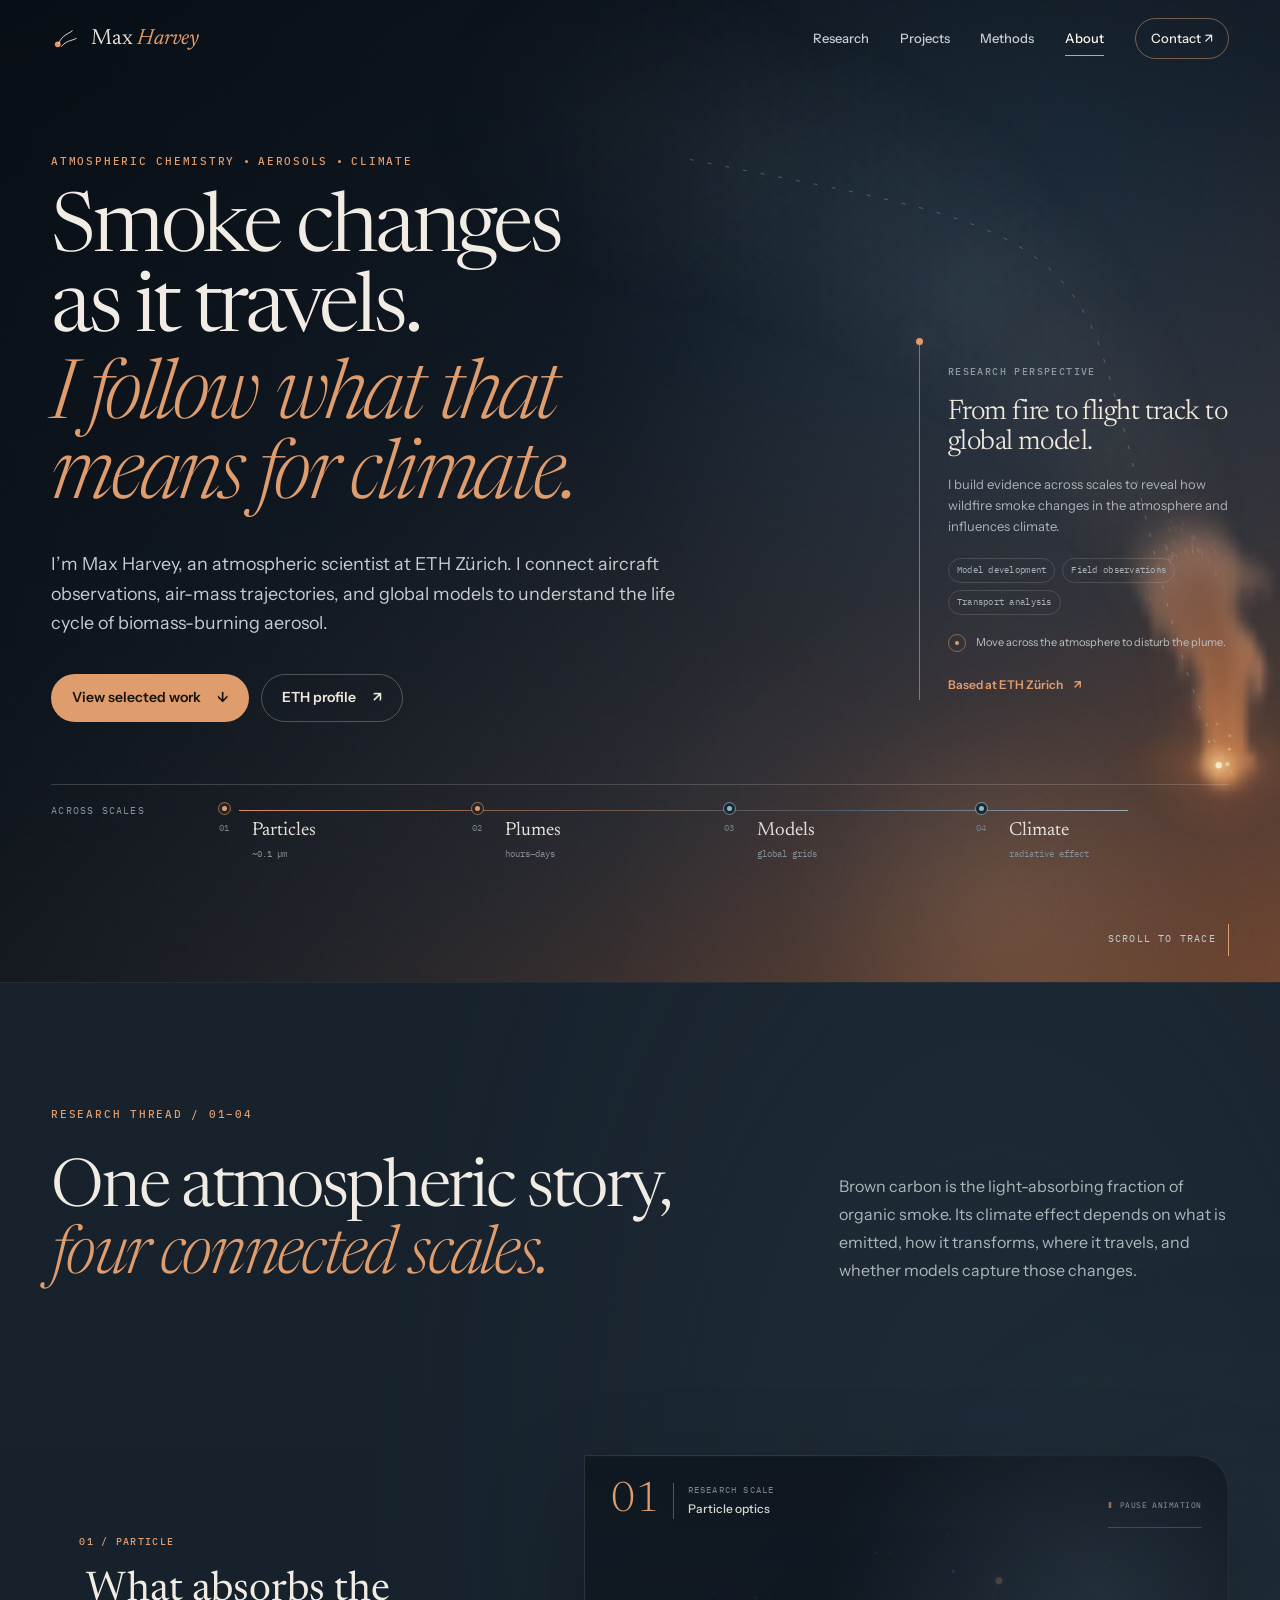
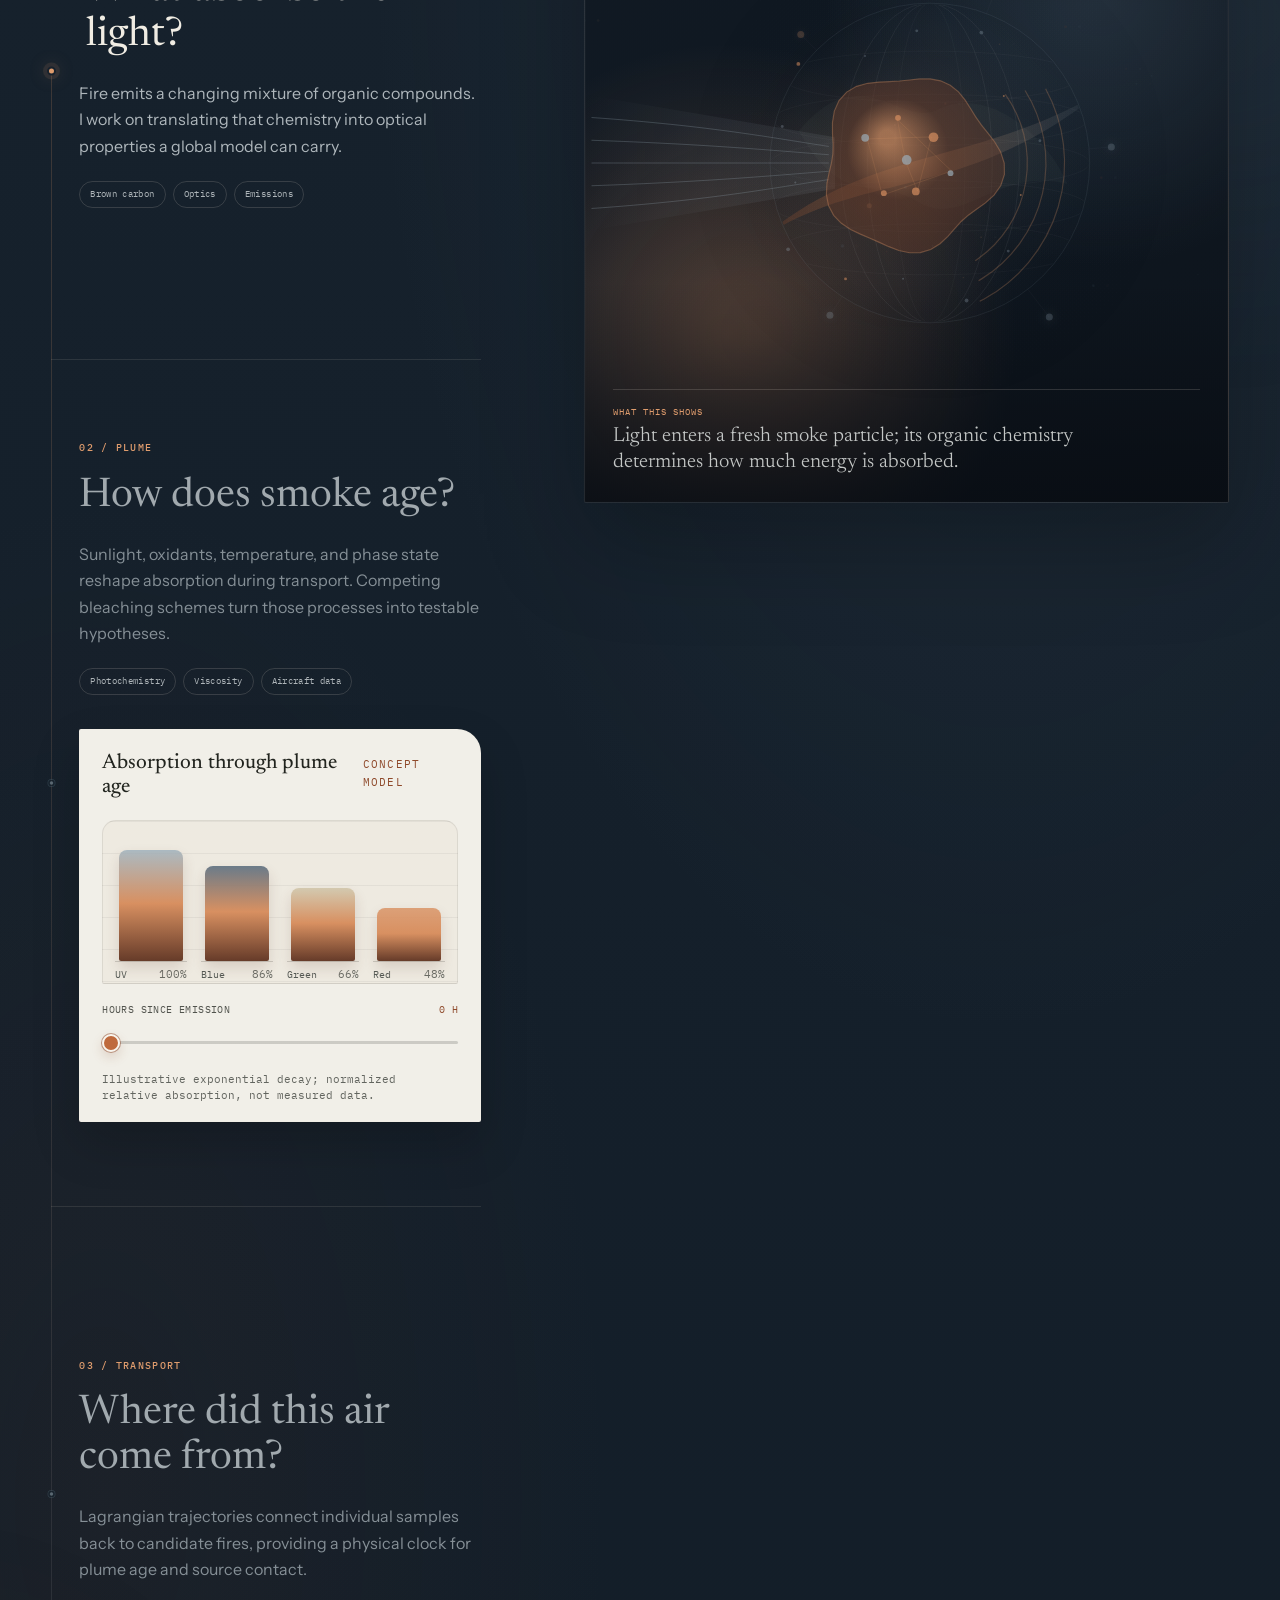
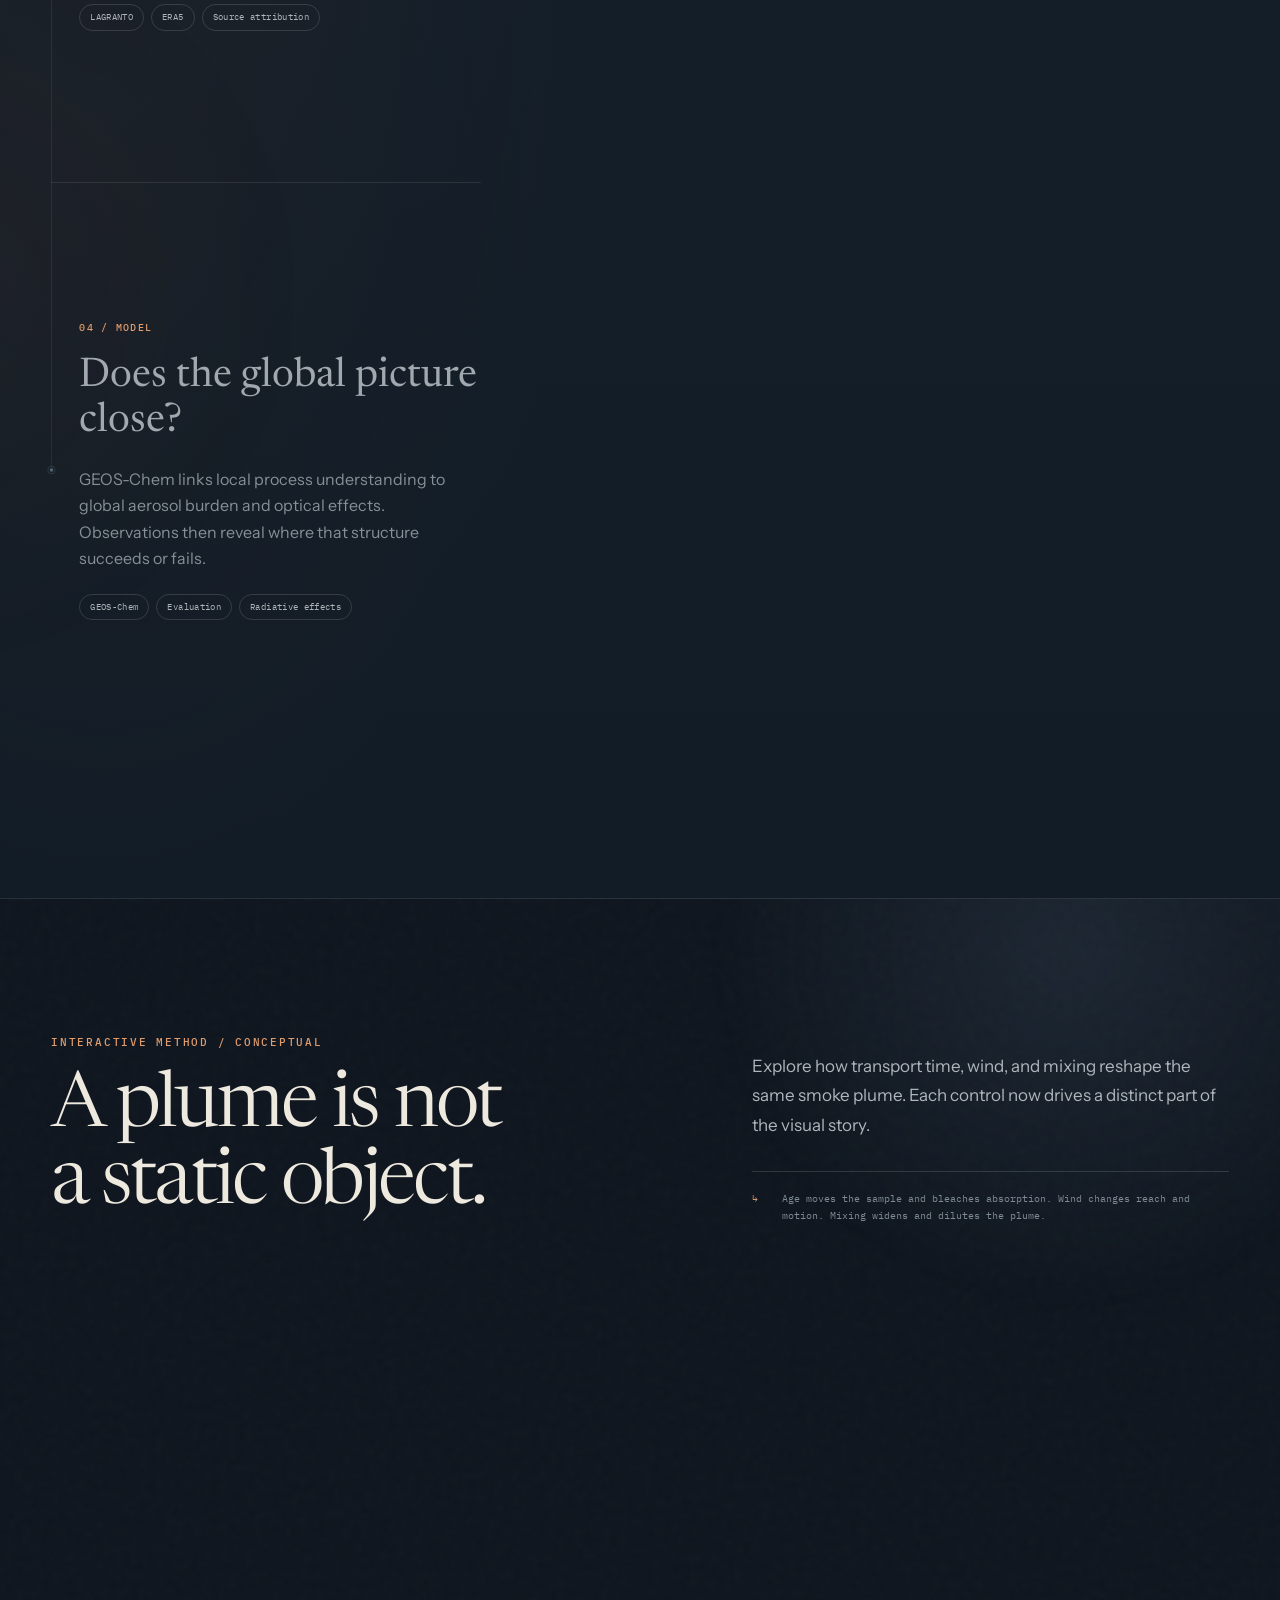
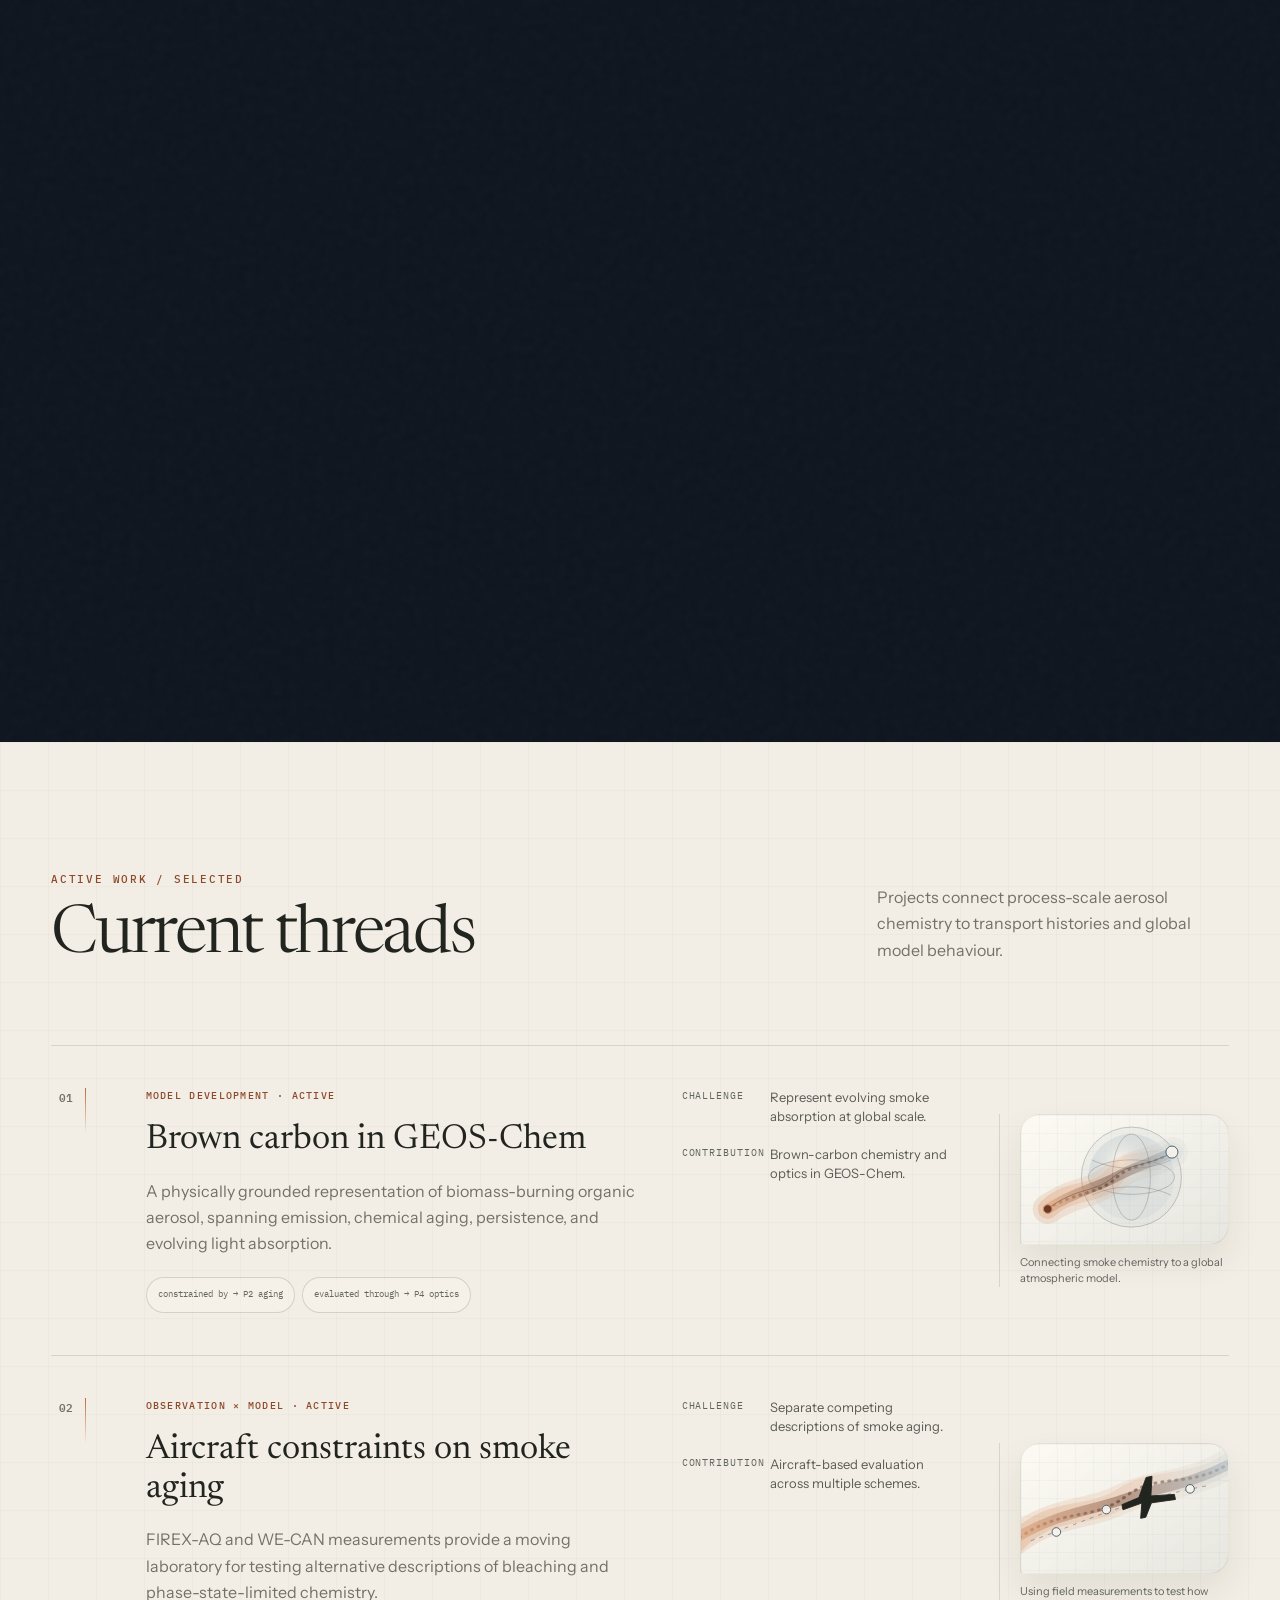
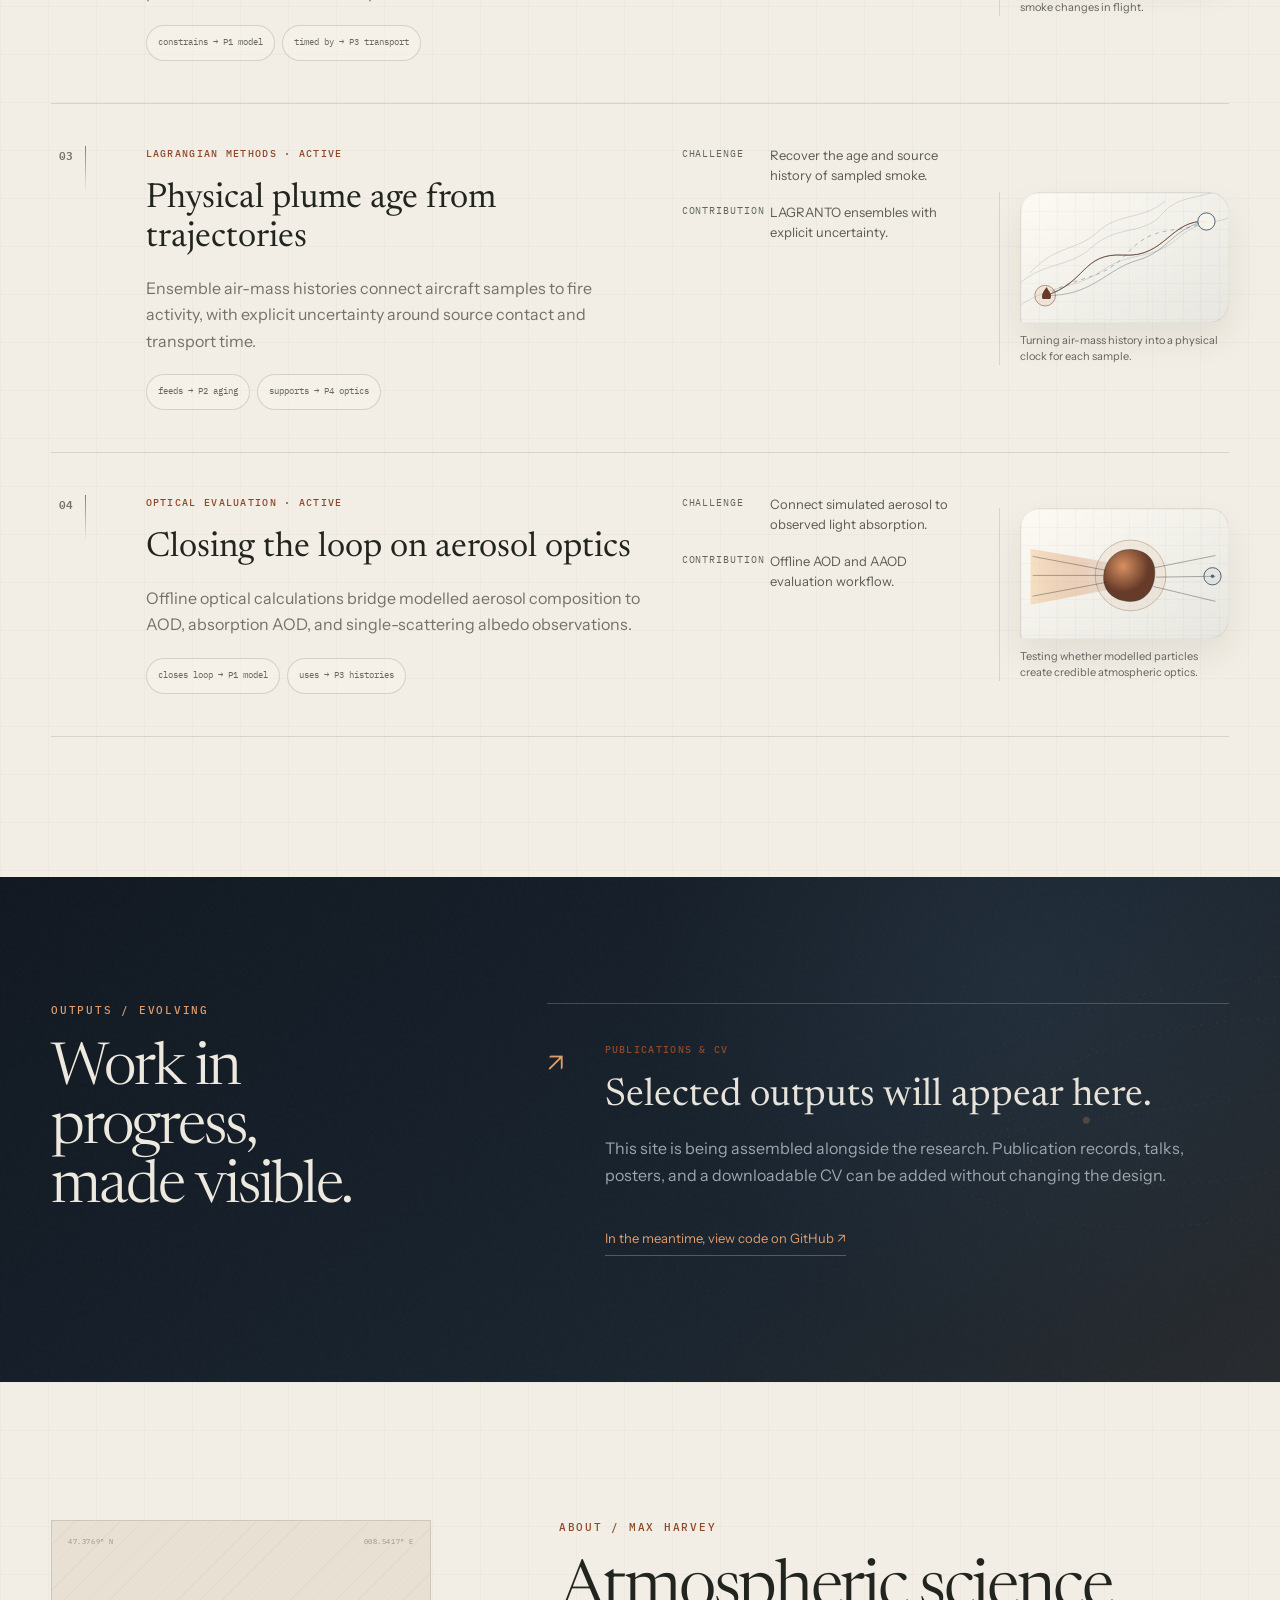
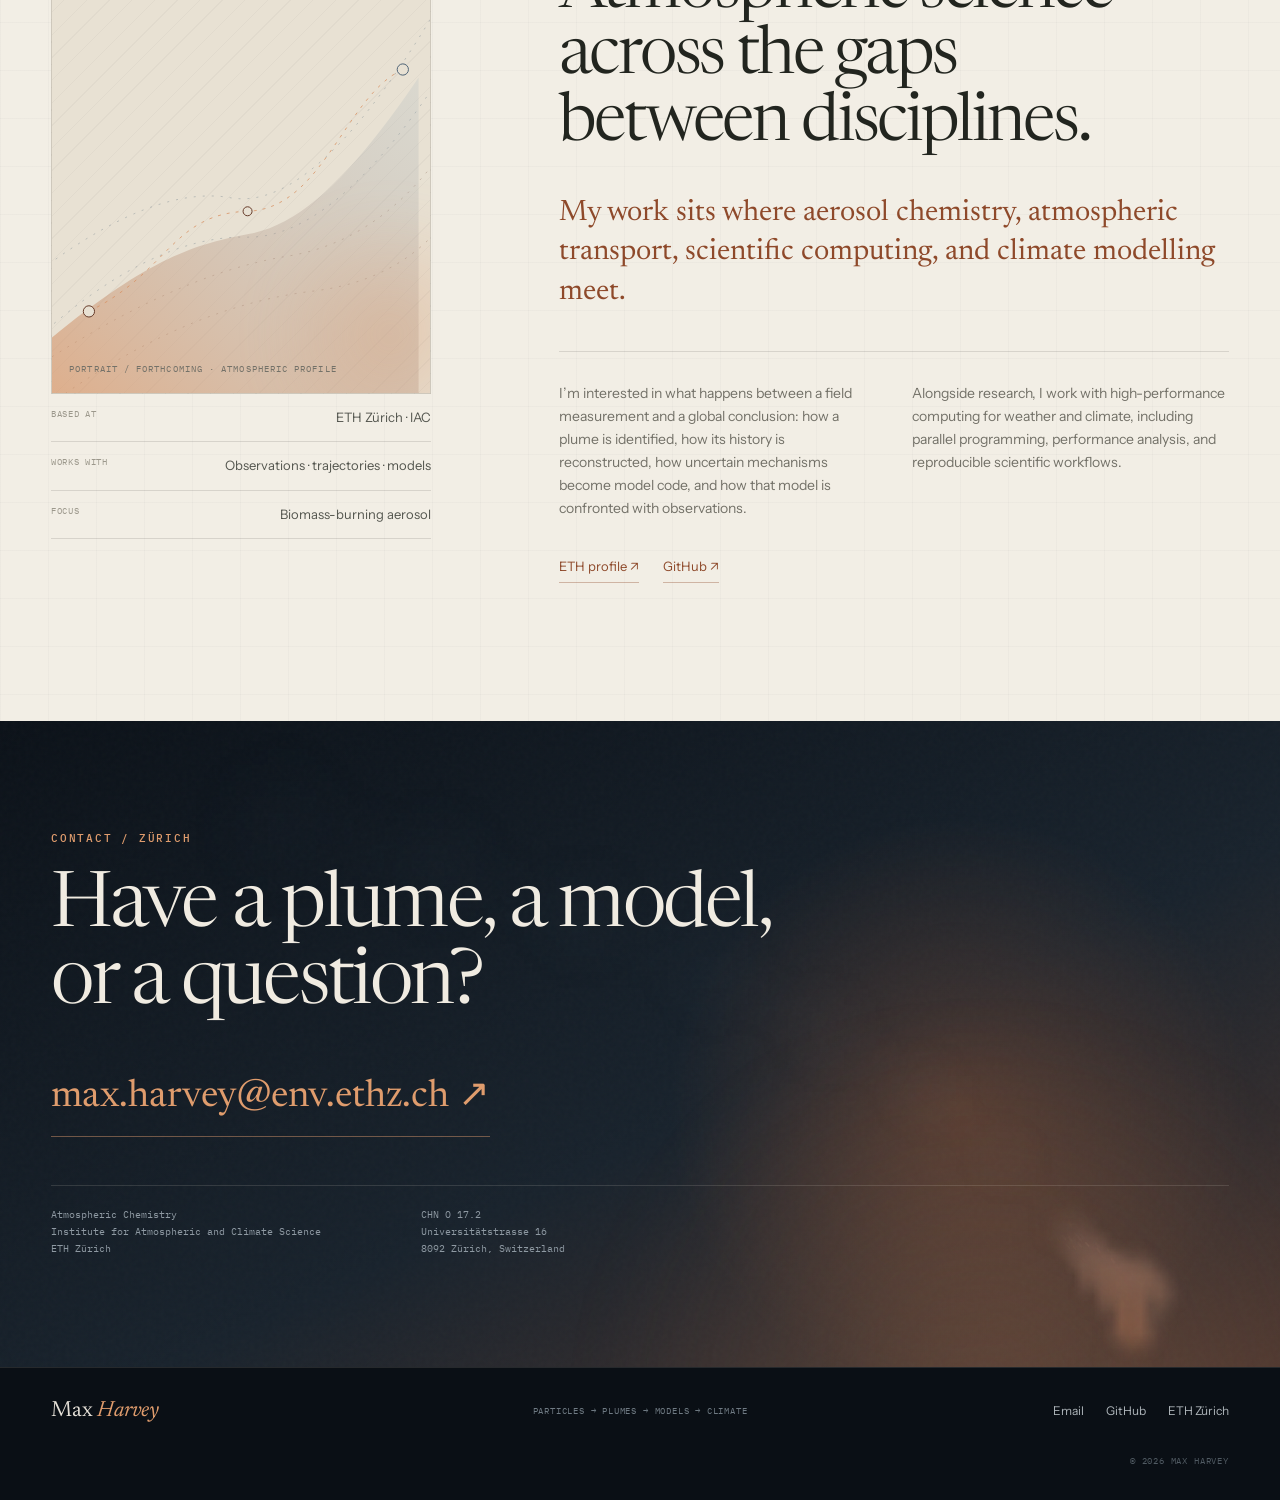
<file: index.html>
<!doctype html>
<html lang="en">
<head>
  <meta charset="utf-8">
  <meta name="viewport" content="width=device-width, initial-scale=1">
  <meta name="theme-color" content="#111820">
  <meta name="description" content="Max Harvey is an atmospheric scientist at ETH Zurich studying biomass-burning aerosol, plume evolution, and climate models.">
  <meta name="author" content="Max Harvey">
  <meta property="og:type" content="website">
  <meta property="og:title" content="Max Harvey | Atmospheric Science">
  <meta property="og:description" content="Following smoke from emission to climate through observations, trajectories, and models.">
  <meta property="og:url" content="https://maxcharvey.github.io/">
  <meta property="og:image" content="https://maxcharvey.github.io/assets/og.png">
  <meta property="og:image:type" content="image/png">
  <meta property="og:image:width" content="1200">
  <meta property="og:image:height" content="630">
  <meta property="og:image:alt" content="Max Harvey's atmospheric science website, with a warm-to-cool wildfire smoke plume crossing a dusk sky.">
  <meta name="twitter:card" content="summary_large_image">
  <meta name="twitter:image" content="https://maxcharvey.github.io/assets/og.png">
  <meta name="twitter:image:alt" content="Max Harvey's atmospheric science website, with a warm-to-cool wildfire smoke plume crossing a dusk sky.">
  <link rel="canonical" href="https://maxcharvey.github.io/">
  <link rel="icon" href="assets/favicon.svg" type="image/svg+xml">
  <link rel="manifest" href="site.webmanifest">
  <link rel="preconnect" href="https://fonts.googleapis.com">
  <link rel="preconnect" href="https://fonts.gstatic.com" crossorigin>
  <link href="https://fonts.googleapis.com/css2?family=IBM+Plex+Mono:wght@400;500&amp;family=Instrument+Sans:wdth,wght@75..100,400..600&amp;family=Newsreader:opsz,wght@6..72,300..600&amp;display=swap" rel="stylesheet">
  <link rel="stylesheet" href="styles.css?v=20260714-lit-volume">
  <title>Max Harvey | Atmospheric Science</title>
  <script type="application/ld+json">
    {
      "@context": "https://schema.org",
      "@type": "Person",
      "name": "Max Harvey",
      "url": "https://maxcharvey.github.io/",
      "email": "mailto:max.harvey@env.ethz.ch",
      "jobTitle": "Atmospheric scientist",
      "affiliation": {
        "@type": "Organization",
        "name": "ETH Zurich",
        "url": "https://ethz.ch/"
      },
      "sameAs": [
        "https://github.com/maxcharvey",
        "https://iac.ethz.ch/people-iac/person-detail.MzcwNDc2.TGlzdC82MzcsLTE5NDE2NTk2NTg%3D.html"
      ]
    }
  </script>
  <script src="script.js?v=20260714-lit-volume" defer></script>
</head>
<body>
  <a class="skip-link" href="#main">Skip to content</a>

  <header class="site-header" data-header>
    <a class="wordmark" href="#top" aria-label="Max Harvey, home">
      <svg viewBox="0 0 30 30" aria-hidden="true">
        <circle cx="7" cy="21" r="3"></circle>
        <path d="M8 20c4-9 9-9 14-13"></path>
        <path d="M11 23c5-6 9-5 15-8"></path>
      </svg>
      <span>Max <i>Harvey</i></span>
    </a>
    <button class="nav-toggle" type="button" aria-expanded="false" aria-controls="site-nav" data-nav-toggle>
      <span>Menu</span>
      <span class="nav-toggle-lines" aria-hidden="true"></span>
    </button>
    <nav class="site-nav" id="site-nav" aria-label="Primary" data-nav>
      <a href="#research">Research</a>
      <a href="#projects">Projects</a>
      <a href="#methods">Methods</a>
      <a href="#about">About</a>
      <a class="nav-contact" href="mailto:max.harvey@env.ethz.ch">Contact <span aria-hidden="true">↗</span></a>
    </nav>
  </header>

  <main id="main">
    <section class="hero" id="top" aria-labelledby="hero-title">
      <div class="hero-plume-field" data-hero-field aria-hidden="true">
        <canvas class="hero-plume" data-hero-plume data-max-dpr="1.15" data-frame-rate="30"></canvas>
        <svg class="trajectory trajectory-a" viewBox="0 0 1400 700" preserveAspectRatio="none">
          <path d="M1330 592C1264 520 1240 382 1192 279S1022 171 748 132"></path>
        </svg>
      </div>
      <div class="hero-wash" aria-hidden="true"></div>
      <div class="hero-glow" aria-hidden="true"></div>

      <div class="hero-inner shell">
        <div class="hero-copy">
          <p class="kicker reveal">Atmospheric chemistry <span></span> Aerosols <span></span> Climate</p>
          <h1 id="hero-title" class="reveal">Smoke changes as it travels. <em>I follow what that means for climate.</em></h1>
          <p class="hero-lede reveal">I’m Max Harvey, an atmospheric scientist at ETH Zürich. I connect aircraft observations, air-mass trajectories, and global models to understand the life cycle of biomass-burning aerosol.</p>
          <div class="hero-actions reveal">
            <a class="button button-primary" href="#projects">View selected work <span aria-hidden="true">↓</span></a>
            <a class="button button-ghost" href="https://iac.ethz.ch/people-iac/person-detail.MzcwNDc2.TGlzdC82MzcsLTE5NDE2NTk2NTg%3D.html" target="_blank" rel="noreferrer">ETH profile <span aria-hidden="true">↗</span></a>
          </div>
        </div>

        <aside class="hero-note reveal" aria-label="Research focus">
          <p class="hero-note-label">Research perspective</p>
          <p class="hero-note-statement">From fire to flight track to global model.</p>
          <p class="hero-note-copy">I build evidence across scales to reveal how wildfire smoke changes in the atmosphere and influences climate.</p>
          <ul aria-label="Core research approaches">
            <li>Model development</li>
            <li>Field observations</li>
            <li>Transport analysis</li>
          </ul>
          <p class="hero-interaction"><i aria-hidden="true"></i>Move across the atmosphere to disturb the plume.</p>
          <a href="https://iac.ethz.ch/people-iac/person-detail.MzcwNDc2.TGlzdC82MzcsLTE5NDE2NTk2NTg%3D.html" target="_blank" rel="noreferrer">Based at ETH Zürich <span aria-hidden="true">↗</span></a>
        </aside>

        <div class="hero-scale reveal" aria-label="Research scales from particles to climate">
          <span class="scale-title">Across scales</span>
          <ol>
            <li><b>01</b><span>Particles</span><small>~0.1 µm</small></li>
            <li><b>02</b><span>Plumes</span><small>hours–days</small></li>
            <li><b>03</b><span>Models</span><small>global grids</small></li>
            <li><b>04</b><span>Climate</span><small>radiative effect</small></li>
          </ol>
        </div>
      </div>

      <a class="scroll-cue" href="#research" aria-label="Scroll to research">
        <span>Scroll to trace</span><i aria-hidden="true"></i>
      </a>
    </section>

    <section class="research section-night" id="research" aria-labelledby="research-title">
      <div class="research-atmosphere" aria-hidden="true"></div>
      <div class="section-intro shell reveal">
        <p class="kicker ink">Research thread / 01–04</p>
        <h2 id="research-title">One atmospheric story,<br><em>four connected scales.</em></h2>
        <p>Brown carbon is the light-absorbing fraction of organic smoke. Its climate effect depends on what is emitted, how it transforms, where it travels, and whether models capture those changes.</p>
      </div>

      <div class="story shell">
        <div class="story-steps" data-research-story>
          <span class="story-spine" data-story-spine aria-hidden="true"><span class="story-spine-fill" data-story-progress></span></span>
          <article class="story-step reveal is-active" data-scene="particle">
            <p class="step-number">01 / PARTICLE</p>
            <h3>What absorbs the light?</h3>
            <p>Fire emits a changing mixture of organic compounds. I work on translating that chemistry into optical properties a global model can carry.</p>
            <ul class="tag-list" aria-label="Particle research methods"><li>Brown carbon</li><li>Optics</li><li>Emissions</li></ul>
          </article>
          <article class="story-step reveal" data-scene="plume">
            <p class="step-number">02 / PLUME</p>
            <h3>How does smoke age?</h3>
            <p>Sunlight, oxidants, temperature, and phase state reshape absorption during transport. Competing bleaching schemes turn those processes into testable hypotheses.</p>
            <ul class="tag-list" aria-label="Plume research methods"><li>Photochemistry</li><li>Viscosity</li><li>Aircraft data</li></ul>
            <figure class="bleaching-widget" data-bleaching-widget aria-labelledby="bleaching-title" aria-describedby="bleaching-note">
              <div class="bleaching-widget-head">
                <h4 id="bleaching-title">Absorption through plume age</h4>
                <span>Concept model</span>
              </div>
              <div class="bleaching-bars" data-bleaching-chart role="img" aria-label="Illustrative relative absorption at zero hours: ultraviolet 100 percent, blue 86 percent, green 66 percent, red 48 percent.">
                <div class="bleaching-band" data-band="UV" data-initial="100" data-floor="52" data-decay="0.042"><div class="bleaching-track"><i data-band-fill><b data-band-cool></b></i></div><span>UV</span><output data-band-output>100%</output></div>
                <div class="bleaching-band" data-band="Blue" data-initial="86" data-floor="47" data-decay="0.034"><div class="bleaching-track"><i data-band-fill><b data-band-cool></b></i></div><span>Blue</span><output data-band-output>86%</output></div>
                <div class="bleaching-band" data-band="Green" data-initial="66" data-floor="42" data-decay="0.017"><div class="bleaching-track"><i data-band-fill><b data-band-cool></b></i></div><span>Green</span><output data-band-output>66%</output></div>
                <div class="bleaching-band" data-band="Red" data-initial="48" data-floor="42" data-decay="0.005"><div class="bleaching-track"><i data-band-fill><b data-band-cool></b></i></div><span>Red</span><output data-band-output>48%</output></div>
              </div>
              <div class="bleaching-control">
                <label for="bleaching-hours"><span>Hours since emission</span><output for="bleaching-hours" data-bleaching-output>0 h</output></label>
                <input id="bleaching-hours" data-bleaching-hours type="range" min="0" max="72" step="1" value="0" aria-describedby="bleaching-note">
              </div>
              <figcaption id="bleaching-note">Illustrative exponential decay; normalized relative absorption, not measured data.</figcaption>
            </figure>
          </article>
          <article class="story-step reveal" data-scene="trajectory">
            <p class="step-number">03 / TRANSPORT</p>
            <h3>Where did this air come from?</h3>
            <p>Lagrangian trajectories connect individual samples back to candidate fires, providing a physical clock for plume age and source contact.</p>
            <ul class="tag-list" aria-label="Transport research methods"><li>LAGRANTO</li><li>ERA5</li><li>Source attribution</li></ul>
          </article>
          <article class="story-step reveal" data-scene="grid">
            <p class="step-number">04 / MODEL</p>
            <h3>Does the global picture close?</h3>
            <p>GEOS-Chem links local process understanding to global aerosol burden and optical effects. Observations then reveal where that structure succeeds or fails.</p>
            <ul class="tag-list" aria-label="Model research methods"><li>GEOS-Chem</li><li>Evaluation</li><li>Radiative effects</li></ul>
          </article>
        </div>

        <aside class="story-visual" aria-label="Editorial illustration of the active research scale">
          <div class="visual-header">
            <span class="visual-index" data-scene-index>01</span>
            <div><small>Research scale</small><strong data-scene-label>Particle optics</strong></div>
          </div>
          <button class="visual-motion" type="button" data-research-motion aria-pressed="false" aria-label="Pause research animation"><span aria-hidden="true">Ⅱ</span><span data-research-motion-label>Pause animation</span></button>
          <canvas class="model-scene-canvas" data-model-canvas data-max-dpr="1.6" data-frame-rate="30" aria-hidden="true"></canvas>
          <canvas class="model-fluid-plume" data-model-plume data-max-dpr="1.35" data-frame-rate="24" aria-hidden="true"></canvas>
          <div class="visual-caption">
            <span data-scene-kicker>Why it matters</span>
            <p data-scene-caption>Organic chromophores absorb sunlight differently as smoke evolves.</p>
          </div>
        </aside>
      </div>
    </section>

    <section class="plume-lab" id="methods" aria-labelledby="lab-title">
      <div class="lab-backdrop" aria-hidden="true"></div>
      <div class="shell lab-layout">
        <div class="lab-copy reveal">
          <div class="lab-copy-heading">
            <p class="kicker">Interactive method / conceptual</p>
            <h2 id="lab-title">A plume is not a static object.</h2>
          </div>
          <div class="lab-copy-body">
            <p>Explore how transport time, wind, and mixing reshape the same smoke plume. Each control now drives a distinct part of the visual story.</p>
            <p class="lab-note"><span aria-hidden="true">↳</span> Age moves the sample and bleaches absorption. Wind changes reach and motion. Mixing widens and dilutes the plume.</p>
          </div>
        </div>

        <div class="lab-console reveal">
          <div class="lab-screen">
            <div class="lab-screen-head">
              <span>PLUME EVOLUTION / CONCEPTUAL</span>
              <span class="lab-coordinates">RESPONDS TO CONTROLS</span>
              <span data-lab-status>PLAYING</span>
            </div>
            <canvas data-lab-canvas data-max-dpr="1.5" data-frame-rate="24" aria-label="Interactive fluid smoke plume responding to transport age, wind speed, and mixing"></canvas>
            <div class="lab-compass" aria-hidden="true"><i></i><span>N</span></div>
            <div class="lab-readout">
              <div><span>PATH LENGTH</span><strong data-distance-output>467 km</strong></div>
              <div><span>ABSORPTION RETAINED</span><strong data-absorption-output>70%</strong></div>
              <div><span>PLUME SPREAD</span><strong data-spread-output>moderate</strong></div>
            </div>
            <div class="lab-scale"><span>FIRE SOURCE</span><span data-age-label>+18 H</span><span>AIRCRAFT SAMPLE</span></div>
          </div>
          <div class="lab-summary">
            <span>Reading the plume</span>
            <p data-lab-summary>At 18 hours, the aircraft intercepts a moderate plume after about 467 km; it retains roughly 70% of its initial absorption.</p>
          </div>
          <div class="lab-controls">
            <div class="lab-presets" role="group" aria-label="Example plume scenarios">
              <span>Try a scenario</span>
              <button type="button" data-lab-preset data-age-value="6" data-wind-value="4" data-mixing-value="20" aria-pressed="false">Fresh &amp; compact</button>
              <button type="button" data-lab-preset data-age-value="24" data-wind-value="13" data-mixing-value="36" aria-pressed="false">Fast transport</button>
              <button type="button" data-lab-preset data-age-value="60" data-wind-value="7" data-mixing-value="82" aria-pressed="false">Old &amp; diffuse</button>
            </div>
            <label>
              <span>Transport age <output for="age" data-age-output>18 h</output></span>
              <input id="age" data-age type="range" min="1" max="72" value="18">
            </label>
            <label>
              <span>Wind speed <output for="wind" data-wind-output>7.2 m s⁻¹</output></span>
              <input id="wind" data-wind type="range" min="2" max="15" value="7.2" step="0.1">
            </label>
            <label>
              <span>Mixing <output for="mixing" data-mixing-output>46%</output></span>
              <input id="mixing" data-mixing type="range" min="10" max="90" value="46">
            </label>
            <button class="lab-toggle" type="button" data-lab-toggle aria-pressed="false"><span aria-hidden="true">Ⅱ</span> Pause motion</button>
          </div>
        </div>
      </div>
    </section>

    <section class="projects section-paper" id="projects" aria-labelledby="projects-title">
      <svg class="project-definitions" width="0" height="0" aria-hidden="true" focusable="false">
        <defs>
          <linearGradient id="project-smoke-ramp" x1="0" y1="0" x2="1" y2="0">
            <stop stop-color="rgb(var(--smoke-warm-thin))"></stop>
            <stop offset=".48" stop-color="rgb(var(--smoke-warm-dense))"></stop>
            <stop offset="1" stop-color="rgb(var(--smoke-cool-thin))"></stop>
          </linearGradient>
          <linearGradient id="project-smoke-haze" x1="0" y1="0" x2="1" y2="0">
            <stop stop-color="rgb(var(--smoke-warm-thin))" stop-opacity=".82"></stop>
            <stop offset=".58" stop-color="rgb(var(--smoke-warm-thin))" stop-opacity=".48"></stop>
            <stop offset="1" stop-color="rgb(var(--smoke-cool-thin))" stop-opacity=".3"></stop>
          </linearGradient>
          <radialGradient id="project-paper-glow" cx="38%" cy="32%">
            <stop stop-color="#fffaf0" stop-opacity=".92"></stop>
            <stop offset="1" stop-color="rgb(var(--smoke-cool-thin))" stop-opacity=".12"></stop>
          </radialGradient>
          <linearGradient id="project-light-ramp" x1="0" y1="0" x2="1" y2="0">
            <stop stop-color="#f4d3a9" stop-opacity=".82"></stop>
            <stop offset=".56" stop-color="rgb(var(--smoke-warm-thin))" stop-opacity=".46"></stop>
            <stop offset="1" stop-color="rgb(var(--smoke-cool-thin))" stop-opacity=".16"></stop>
          </linearGradient>
          <radialGradient id="project-particle-core" cx="38%" cy="32%">
            <stop stop-color="rgb(var(--smoke-warm-thin))"></stop>
            <stop offset="1" stop-color="rgb(var(--smoke-warm-dense))"></stop>
          </radialGradient>
          <linearGradient id="project-smoke-diagonal" x1="0" y1="1" x2="1" y2="0">
            <stop stop-color="rgb(var(--smoke-warm-thin))" stop-opacity=".62"></stop>
            <stop offset="1" stop-color="rgb(var(--smoke-cool-thin))" stop-opacity=".18"></stop>
          </linearGradient>
        </defs>
      </svg>
      <div class="section-heading shell reveal">
        <div>
          <p class="kicker ink">Active work / selected</p>
          <h2 id="projects-title">Current threads</h2>
        </div>
        <p>Projects connect process-scale aerosol chemistry to transport histories and global model behaviour.</p>
      </div>

      <div class="project-list shell" data-project-graph>
        <article class="project reveal" id="project-p1" data-project="P1" data-links="P2 P4">
          <div class="project-index"><span>01</span><i></i></div>
          <div class="project-main">
            <p class="project-type">MODEL DEVELOPMENT · ACTIVE</p>
            <h3>Brown carbon in GEOS-Chem</h3>
            <p>A physically grounded representation of biomass-burning organic aerosol, spanning emission, chemical aging, persistence, and evolving light absorption.</p>
            <nav class="project-links" aria-label="Brown carbon model connections"><a href="#project-p2" data-project="P2">constrained by → P2 aging</a><a href="#project-p4" data-project="P4">evaluated through → P4 optics</a></nav>
          </div>
          <dl class="project-meta">
            <div><dt>Challenge</dt><dd>Represent evolving smoke absorption at global scale.</dd></div>
            <div><dt>Contribution</dt><dd>Brown-carbon chemistry and optics in GEOS-Chem.</dd></div>
          </dl>
          <figure class="project-figure figure-model">
            <svg viewBox="0 0 240 150" role="img" aria-labelledby="model-figure-title">
              <title id="model-figure-title">A smoke plume crossing a stylized globe</title>
              <circle class="art-orb" cx="128" cy="72" r="58"></circle>
              <circle class="art-glow" cx="128" cy="72" r="50"></circle>
              <g class="globe-lines"><ellipse cx="128" cy="72" rx="50" ry="20"></ellipse><ellipse cx="128" cy="72" rx="22" ry="50"></ellipse><path d="M82 52c27 13 65 13 92 0M82 93c27-13 65-13 92 0"></path></g>
              <g class="print-plume" aria-hidden="true">
                <path class="plume-haze" d="M31 109C61 88 82 93 107 73S144 61 176 43"></path>
                <path class="plume-body" d="M31 109C59 82 88 96 108 71S145 63 176 43"></path>
                <path class="plume-core" d="M31 109C61 89 84 86 110 72S148 57 176 43"></path>
                <path class="plume-grain" d="M31 109C58 91 91 91 109 74S148 59 176 43"></path>
              </g>
              <path class="figure-route" d="M31 109C62 84 87 90 107 72s39-11 69-29"></path>
              <circle class="art-source" cx="31" cy="109" r="5"></circle><circle class="art-target" cx="175" cy="43" r="7"></circle>
            </svg>
            <figcaption>Connecting smoke chemistry to a global atmospheric model.</figcaption>
          </figure>
        </article>

        <article class="project reveal" id="project-p2" data-project="P2" data-links="P1 P3">
          <div class="project-index"><span>02</span><i></i></div>
          <div class="project-main">
            <p class="project-type">OBSERVATION × MODEL · ACTIVE</p>
            <h3>Aircraft constraints on smoke aging</h3>
            <p>FIREX-AQ and WE-CAN measurements provide a moving laboratory for testing alternative descriptions of bleaching and phase-state-limited chemistry.</p>
            <nav class="project-links" aria-label="Aircraft aging project connections"><a href="#project-p1" data-project="P1">constrains → P1 model</a><a href="#project-p3" data-project="P3">timed by → P3 transport</a></nav>
          </div>
          <dl class="project-meta">
            <div><dt>Challenge</dt><dd>Separate competing descriptions of smoke aging.</dd></div>
            <div><dt>Contribution</dt><dd>Aircraft-based evaluation across multiple schemes.</dd></div>
          </dl>
          <figure class="project-figure figure-aircraft">
            <svg viewBox="0 0 240 150" role="img" aria-labelledby="aircraft-figure-title">
              <title id="aircraft-figure-title">An aircraft crossing layers of evolving smoke</title>
              <g class="print-plume" aria-hidden="true">
                <path class="plume-haze" d="M-8 112C42 75 78 84 117 64S195 52 247 19"></path>
                <path class="plume-body" d="M-8 116C37 68 78 89 118 62S196 55 249 17"></path>
                <path class="plume-core" d="M-8 110C44 79 80 78 119 64S198 48 248 20"></path>
                <path class="plume-grain" d="M-8 113C45 72 82 91 121 61S199 54 248 18"></path>
              </g>
              <path class="flight-route" d="M12 112C65 94 112 68 218 48"></path>
              <g class="plane" transform="translate(142 63) rotate(-12)"><path d="M-26 2L-5-2 8-23h7L9-1l27 4v6L8 7-2 22h-6l5-17-23 3Z"></path></g>
              <circle class="art-target" cx="41" cy="102" r="5"></circle><circle class="art-target" cx="99" cy="76" r="5"></circle><circle class="art-target" cx="196" cy="52" r="5"></circle>
            </svg>
            <figcaption>Using field measurements to test how smoke changes in flight.</figcaption>
          </figure>
        </article>

        <article class="project reveal" id="project-p3" data-project="P3" data-links="P2 P4">
          <div class="project-index"><span>03</span><i></i></div>
          <div class="project-main">
            <p class="project-type">LAGRANGIAN METHODS · ACTIVE</p>
            <h3>Physical plume age from trajectories</h3>
            <p>Ensemble air-mass histories connect aircraft samples to fire activity, with explicit uncertainty around source contact and transport time.</p>
            <nav class="project-links" aria-label="Trajectory project connections"><a href="#project-p2" data-project="P2">feeds → P2 aging</a><a href="#project-p4" data-project="P4">supports → P4 optics</a></nav>
          </div>
          <dl class="project-meta">
            <div><dt>Challenge</dt><dd>Recover the age and source history of sampled smoke.</dd></div>
            <div><dt>Contribution</dt><dd>LAGRANTO ensembles with explicit uncertainty.</dd></div>
          </dl>
          <figure class="project-figure figure-trajectory">
            <svg viewBox="0 0 240 150" role="img" aria-labelledby="trajectory-figure-title">
              <title id="trajectory-figure-title">A family of air-mass paths connecting a fire to an aircraft sample</title>
              <g class="terrain-lines"><path d="M-14 116c38-40 66-26 96-53s60-13 82-39 50-13 85-38"></path><path d="M-11 137c44-33 72-24 105-47s59-12 87-37 47-14 73-31"></path><path d="M10 93c30-33 56-26 79-48s55-14 78-36"></path></g>
              <g class="route-family"><path d="M28 119C76 105 70 69 119 72s54-42 96-39"></path><path d="M28 119C69 93 92 104 124 69s59-20 91-36"></path><path d="M28 119c55 1 71-31 107-41s42-39 80-45"></path></g>
              <path class="route-focus" d="M28 119C76 105 70 69 119 72s54-42 96-39"></path>
              <g class="fire-mark" transform="translate(28 119)"><circle r="12"></circle><path d="M-3 4c-2-5 1-9 5-14 1 5 7 7 4 14Z"></path></g><circle class="sample-mark" cx="215" cy="33" r="10"></circle>
            </svg>
            <figcaption>Turning air-mass history into a physical clock for each sample.</figcaption>
          </figure>
        </article>

        <article class="project reveal" id="project-p4" data-project="P4" data-links="P1 P3">
          <div class="project-index"><span>04</span><i></i></div>
          <div class="project-main">
            <p class="project-type">OPTICAL EVALUATION · ACTIVE</p>
            <h3>Closing the loop on aerosol optics</h3>
            <p>Offline optical calculations bridge modelled aerosol composition to AOD, absorption AOD, and single-scattering albedo observations.</p>
            <nav class="project-links" aria-label="Aerosol optics project connections"><a href="#project-p1" data-project="P1">closes loop → P1 model</a><a href="#project-p3" data-project="P3">uses → P3 histories</a></nav>
          </div>
          <dl class="project-meta">
            <div><dt>Challenge</dt><dd>Connect simulated aerosol to observed light absorption.</dd></div>
            <div><dt>Contribution</dt><dd>Offline AOD and AAOD evaluation workflow.</dd></div>
          </dl>
          <figure class="project-figure figure-optics">
            <svg viewBox="0 0 240 150" role="img" aria-labelledby="optics-figure-title">
              <title id="optics-figure-title">Light passing through an absorbing aerosol particle toward an observation</title>
              <path class="light-cone" d="M11 46L126 66v23L11 111Z"></path>
              <circle class="particle-halo" cx="127" cy="77" r="41"></circle><path class="particle-shape" d="M128 47c18 1 29 12 27 31s-14 31-32 29-29-14-27-31 14-30 32-29Z"></path>
              <g class="light-rays"><path d="M14 55L98 71M14 77h81M14 101l85-16"></path><path d="M155 68l70-14M157 79l68-1M154 90l71 17"></path></g>
              <circle class="observer-ring" cx="222" cy="78" r="10"></circle><circle class="observer-dot" cx="222" cy="78" r="2"></circle>
            </svg>
            <figcaption>Testing whether modelled particles create credible atmospheric optics.</figcaption>
          </figure>
        </article>
      </div>
    </section>

    <section class="outputs" id="outputs" aria-labelledby="outputs-title">
      <svg class="outputs-orbit" viewBox="0 0 900 500" aria-hidden="true">
        <ellipse class="orbit-cool" cx="690" cy="250" rx="360" ry="145"></ellipse>
        <ellipse class="orbit-warm" cx="690" cy="250" rx="260" ry="95"></ellipse>
        <path d="M310 250H900"></path><circle class="orbit-warm" cx="526" cy="250" r="4"></circle><circle class="orbit-cool" cx="789" cy="250" r="4"></circle>
      </svg>
      <div class="shell outputs-grid">
        <div class="outputs-copy reveal">
          <p class="kicker">Outputs / evolving</p>
          <h2 id="outputs-title">Work in progress,<br>made visible.</h2>
        </div>
        <div class="output-status reveal">
          <span class="status-mark" aria-hidden="true">↗</span>
          <div>
            <p class="status-label">PUBLICATIONS &amp; CV</p>
            <h3>Selected outputs will appear here.</h3>
            <p>This site is being assembled alongside the research. Publication records, talks, posters, and a downloadable CV can be added without changing the design.</p>
          </div>
          <a href="https://github.com/maxcharvey" target="_blank" rel="noreferrer">In the meantime, view code on GitHub <span aria-hidden="true">↗</span></a>
        </div>
      </div>
    </section>

    <section class="about section-paper" id="about" aria-labelledby="about-title">
      <div class="shell about-layout">
        <div class="about-aside reveal">
          <div class="portrait-placeholder" role="img" aria-label="Portrait placeholder for Max Harvey">
            <svg viewBox="0 0 320 420" aria-hidden="true">
              <g class="profile-contours"><path d="M-30 379Q78 279 165 281T362 99"></path><path d="M-48 414Q95 315 201 298T371 151"></path><path d="M-55 340Q72 232 151 246T344 61"></path><path d="M4 420Q116 342 224 329T370 215"></path></g>
              <path class="profile-band" d="M-10 372C79 299 120 287 168 278s93-55 150-139V420H-10Z"></path>
              <path class="profile-route" d="M25 347C96 312 99 260 166 258s87-103 138-126"></path>
              <g class="profile-points"><circle cx="25" cy="347" r="5"></circle><circle cx="166" cy="258" r="4"></circle><circle cx="304" cy="132" r="5"></circle></g>
            </svg>
            <div class="portrait-coordinates"><span>47.3769° N</span><span>008.5417° E</span></div>
            <span>PORTRAIT / FORTHCOMING · ATMOSPHERIC PROFILE</span>
          </div>
          <dl class="about-facts">
            <div><dt>Based at</dt><dd>ETH Zürich · IAC</dd></div>
            <div><dt>Works with</dt><dd>Observations · trajectories · models</dd></div>
            <div><dt>Focus</dt><dd>Biomass-burning aerosol</dd></div>
          </dl>
        </div>

        <div class="about-copy reveal">
          <p class="kicker ink">About / Max Harvey</p>
          <h2 id="about-title">Atmospheric science across the gaps between disciplines.</h2>
          <p class="about-lede">My work sits where aerosol chemistry, atmospheric transport, scientific computing, and climate modelling meet.</p>
          <div class="about-columns">
            <p>I’m interested in what happens between a field measurement and a global conclusion: how a plume is identified, how its history is reconstructed, how uncertain mechanisms become model code, and how that model is confronted with observations.</p>
            <p>Alongside research, I work with high-performance computing for weather and climate, including parallel programming, performance analysis, and reproducible scientific workflows.</p>
          </div>
          <div class="about-links">
            <a href="https://iac.ethz.ch/people-iac/person-detail.MzcwNDc2.TGlzdC82MzcsLTE5NDE2NTk2NTg%3D.html" target="_blank" rel="noreferrer">ETH profile <span aria-hidden="true">↗</span></a>
            <a href="https://github.com/maxcharvey" target="_blank" rel="noreferrer">GitHub <span aria-hidden="true">↗</span></a>
          </div>
        </div>
      </div>
    </section>

    <section class="contact" id="contact" aria-labelledby="contact-title">
      <canvas class="contact-plume" data-contact-plume data-max-dpr="1.25" data-frame-rate="24" aria-hidden="true"></canvas>
      <div class="shell contact-inner reveal">
        <p class="kicker">Contact / Zürich</p>
        <h2 id="contact-title">Have a plume, a model,<br>or a question?</h2>
        <a class="contact-email" href="mailto:max.harvey@env.ethz.ch">max.harvey@env.ethz.ch <span aria-hidden="true">↗</span></a>
        <div class="contact-meta">
          <p>Atmospheric Chemistry<br>Institute for Atmospheric and Climate Science<br>ETH Zürich</p>
          <p>CHN O 17.2<br>Universitätstrasse 16<br>8092 Zürich, Switzerland</p>
        </div>
      </div>
    </section>
  </main>

  <footer class="site-footer">
    <div class="shell footer-grid">
      <a class="wordmark footer-mark" href="#top"><span>Max <i>Harvey</i></span></a>
      <p>Particles → plumes → models → climate</p>
      <div class="footer-links">
        <a href="mailto:max.harvey@env.ethz.ch">Email</a>
        <a href="https://github.com/maxcharvey" target="_blank" rel="noreferrer">GitHub</a>
        <a href="https://ethz.ch/" target="_blank" rel="noreferrer">ETH Zürich</a>
      </div>
      <p class="copyright">© <span data-year>2026</span> Max Harvey</p>
    </div>
  </footer>
</body>
</html>
</file>
<file: styles.css>
:root {
  --dusk-1000: #0a0f15;
  --dusk-950: #101720;
  --dusk-900: #151e29;
  --dusk-800: #202b38;
  --paper: #f2eee5;
  --paper-2: #e8e1d3;
  --card: #f9f6ef;
  --ink: #22251f;
  --body: #4c4e47;
  --muted: #737168;
  --faint: #9c988c;
  --ember: #bf6a3d;
  --ember-deep: #8e492a;
  --ember-soft: #df9c6d;
  --sky: #5b88a3;
  --sky-bright: #8bb6c9;
  /* RGB channels mirror SMOKE_RAMP in script.js for alpha-safe CSS/SVG use. */
  --smoke-warm-thin: 216, 144, 97;
  --smoke-warm-dense: 102, 59, 41;
  --smoke-cool-thin: 156, 175, 187;
  --smoke-cool-dense: 78, 99, 118;
  --line-dark: rgba(236, 231, 219, 0.15);
  --line-light: rgba(34, 37, 31, 0.13);
  --display: "Newsreader", Georgia, serif;
  --sans: "Instrument Sans", "Helvetica Neue", sans-serif;
  --mono: "IBM Plex Mono", monospace;
  --shell: 1180px;
  --pad: clamp(24px, 4vw, 56px);
  --header-height: 78px;
}

*,
*::before,
*::after {
  box-sizing: border-box;
}

html {
  scroll-behavior: smooth;
  scroll-padding-top: calc(var(--header-height) + 24px);
  background: var(--dusk-950);
}

body {
  margin: 0;
  color: var(--body);
  background: var(--paper);
  font-family: var(--sans);
  font-size: 16px;
  line-height: 1.65;
  -webkit-font-smoothing: antialiased;
  text-rendering: optimizeLegibility;
}

body.nav-open {
  overflow: hidden;
}

::selection {
  color: #fff7ed;
  background: var(--ember-deep);
}

a {
  color: inherit;
}

button,
input {
  font: inherit;
}

button,
a {
  -webkit-tap-highlight-color: transparent;
}

img,
svg,
canvas {
  display: block;
  max-width: 100%;
}

.shell {
  width: min(var(--shell), calc(100% - (var(--pad) * 2)));
  margin-inline: auto;
}

.skip-link {
  position: fixed;
  top: 12px;
  left: 12px;
  z-index: 999;
  padding: 10px 14px;
  color: var(--dusk-950);
  background: var(--paper);
  font-family: var(--mono);
  font-size: 12px;
  text-decoration: none;
  transform: translateY(-160%);
  transition: transform 180ms ease;
}

.skip-link:focus {
  transform: translateY(0);
}

:focus-visible {
  outline: 2px solid var(--ember-soft);
  outline-offset: 4px;
}

.site-header {
  position: fixed;
  inset: 0 0 auto;
  z-index: 100;
  height: var(--header-height);
  display: flex;
  align-items: center;
  justify-content: space-between;
  padding-inline: var(--pad);
  color: #e9e3d8;
  border-bottom: 1px solid transparent;
  transition: background-color 300ms ease, border-color 300ms ease, transform 300ms ease;
}

.site-header.is-scrolled {
  border-bottom-color: var(--line-dark);
  background: rgba(12, 18, 25, 0.86);
  -webkit-backdrop-filter: blur(16px) saturate(130%);
  backdrop-filter: blur(16px) saturate(130%);
}

.site-header.is-hidden {
  transform: translateY(-100%);
}

.wordmark {
  position: relative;
  z-index: 2;
  display: inline-flex;
  align-items: center;
  gap: 11px;
  color: inherit;
  font-family: var(--display);
  font-size: 22px;
  line-height: 1;
  text-decoration: none;
  letter-spacing: -0.01em;
}

.wordmark svg {
  width: 29px;
  height: 29px;
  overflow: visible;
}

.wordmark svg circle {
  fill: var(--ember-soft);
}

.wordmark svg path {
  fill: none;
  stroke: currentColor;
  stroke-width: 1;
  stroke-linecap: round;
}

.wordmark i {
  color: var(--ember-soft);
  font-weight: 400;
}

.site-nav {
  display: flex;
  align-items: center;
  gap: clamp(20px, 2.4vw, 38px);
}

.site-nav a {
  position: relative;
  color: #c7cbd0;
  font-size: 13px;
  font-weight: 500;
  text-decoration: none;
  transition: color 180ms ease;
}

.site-nav a:not(.nav-contact)::after {
  position: absolute;
  right: 0;
  bottom: -7px;
  left: 0;
  height: 1px;
  content: "";
  background: var(--ember-soft);
  transform: scaleX(0);
  transform-origin: right;
  transition: transform 220ms ease;
}

.site-nav a:hover,
.site-nav a[aria-current="true"] {
  color: #fff7ed;
}

.site-nav a:hover::after,
.site-nav a[aria-current="true"]::after {
  transform: scaleX(1);
  transform-origin: left;
}

.site-nav .nav-contact {
  padding: 9px 15px;
  color: #f1e8dc;
  border: 1px solid rgba(223, 156, 109, 0.5);
  border-radius: 999px;
}

.site-nav .nav-contact:hover {
  color: var(--dusk-1000);
  background: var(--ember-soft);
}

.nav-toggle {
  position: relative;
  z-index: 2;
  display: none;
  align-items: center;
  gap: 11px;
  padding: 8px 0 8px 12px;
  color: #ece7dd;
  border: 0;
  background: transparent;
  font-family: var(--mono);
  font-size: 11px;
  letter-spacing: 0.1em;
  text-transform: uppercase;
  cursor: pointer;
}

.nav-toggle-lines,
.nav-toggle-lines::before {
  width: 22px;
  height: 1px;
  background: currentColor;
  transition: transform 220ms ease;
}

.nav-toggle-lines {
  position: relative;
}

.nav-toggle-lines::before {
  position: absolute;
  top: 6px;
  left: 0;
  content: "";
}

.nav-toggle[aria-expanded="true"] .nav-toggle-lines {
  transform: translateY(3px) rotate(45deg);
}

.nav-toggle[aria-expanded="true"] .nav-toggle-lines::before {
  transform: translateY(-6px) rotate(-90deg);
}

.hero {
  position: relative;
  min-height: max(820px, 100svh);
  overflow: hidden;
  color: #ece7dc;
  background:
    radial-gradient(circle at 76% 30%, rgba(65, 102, 130, 0.28), transparent 34%),
    linear-gradient(155deg, #0a1119 0%, #151f2b 42%, #35343a 71%, #70452f 100%);
}

.hero::after {
  position: absolute;
  inset: 0;
  content: "";
  pointer-events: none;
  opacity: 0.12;
  background-image: url("data:image/svg+xml,%3Csvg viewBox='0 0 180 180' xmlns='http://www.w3.org/2000/svg'%3E%3Cfilter id='n'%3E%3CfeTurbulence type='fractalNoise' baseFrequency='.85' numOctaves='3' stitchTiles='stitch'/%3E%3C/filter%3E%3Crect width='100%25' height='100%25' filter='url(%23n)' opacity='.25'/%3E%3C/svg%3E");
  mix-blend-mode: soft-light;
}

.hero-plume-field {
  position: absolute;
  inset: -18px -18px auto;
  z-index: 1;
  width: calc(100% + 36px);
  height: calc(100svh + 36px);
  pointer-events: none;
  transform: translate3d(0, 0, 0);
  transition: transform 400ms ease-out;
  will-change: transform;
}

.hero-plume {
  position: absolute;
  inset: 0;
  width: 100%;
  height: 100%;
  pointer-events: none;
  opacity: 0.96;
  mix-blend-mode: normal;
}

.contact-plume {
  position: absolute;
  inset: 0;
  width: 100%;
  height: 100%;
  pointer-events: none;
}

.hero-wash {
  position: absolute;
  inset: 0;
  z-index: 0;
  pointer-events: none;
  background: linear-gradient(90deg, rgba(8, 13, 19, 0.62) 0%, rgba(8, 13, 19, 0.16) 58%, rgba(8, 13, 19, 0.04) 100%);
}

.hero-glow {
  position: absolute;
  right: -8%;
  bottom: -34%;
  width: 62vw;
  height: 78vh;
  pointer-events: none;
  z-index: 0;
  border-radius: 50%;
  background: radial-gradient(circle at 52% 42%, rgba(var(--smoke-warm-thin), 0.2), rgba(var(--smoke-warm-dense), 0.08) 35%, transparent 68%);
  filter: blur(22px);
  mix-blend-mode: screen;
}

.hero-contours {
  position: absolute;
  inset: 0;
  width: 100%;
  height: 100%;
  pointer-events: none;
  z-index: 0;
  opacity: 0.12;
}

.hero-contours path {
  fill: none;
  stroke: rgba(232, 221, 205, 0.19);
  stroke-width: 1;
  vector-effect: non-scaling-stroke;
}

.trajectory {
  position: absolute;
  inset: 0;
  width: 100%;
  height: 100%;
  overflow: visible;
  pointer-events: none;
  z-index: 1;
}

.trajectory path {
  fill: none;
  stroke-linecap: round;
  stroke-width: 1;
  vector-effect: non-scaling-stroke;
}

.trajectory-a path {
  stroke: rgba(219, 218, 208, 0.3);
  stroke-dasharray: 3 15;
  animation: dash-flow 18s linear infinite;
}

@keyframes dash-flow {
  to { stroke-dashoffset: -180; }
}

.hero-inner {
  position: relative;
  z-index: 2;
  display: grid;
  grid-template-columns: minmax(0, 1fr) 310px;
  align-content: center;
  gap: 62px 64px;
  min-height: max(820px, 100svh);
  padding-block: calc(var(--header-height) + 76px) 120px;
}

.hero-copy {
  max-width: 850px;
}

.kicker {
  display: flex;
  align-items: center;
  gap: 10px;
  margin: 0 0 24px;
  color: var(--ember-soft);
  font-family: var(--mono);
  font-size: 11px;
  font-weight: 500;
  letter-spacing: 0.16em;
  line-height: 1.4;
  text-transform: uppercase;
}

.kicker span {
  width: 3px;
  height: 3px;
  border-radius: 50%;
  background: currentColor;
}

.kicker.ink {
  color: var(--ember-deep);
}

.hero h1 {
  max-width: 820px;
  margin: 0;
  color: #f2ede4;
  font-family: var(--display);
  font-size: clamp(54px, 6.4vw, 92px);
  font-weight: 350;
  letter-spacing: -0.04em;
  line-height: 0.97;
  text-wrap: balance;
}

.hero h1 em {
  display: block;
  margin-top: 8px;
  color: var(--ember-soft);
  font-weight: 300;
}

.hero-lede {
  max-width: 660px;
  margin: 30px 0 0;
  color: #c8ccd1;
  font-size: clamp(16px, 1.4vw, 19px);
  line-height: 1.65;
}

.hero-actions {
  display: flex;
  flex-wrap: wrap;
  gap: 12px;
  margin-top: 36px;
}

.button {
  display: inline-flex;
  align-items: center;
  justify-content: center;
  gap: 16px;
  min-height: 48px;
  padding: 11px 20px;
  border: 1px solid transparent;
  border-radius: 999px;
  font-size: 14px;
  font-weight: 600;
  text-decoration: none;
  transition: color 200ms ease, background-color 200ms ease, border-color 200ms ease, transform 200ms ease;
}

.button:hover {
  transform: translateY(-2px);
}

.button-primary {
  color: #17130f;
  background: var(--ember-soft);
}

.button-primary:hover {
  background: #efb384;
}

.button-ghost {
  color: #eee8dc;
  border-color: rgba(238, 232, 220, 0.28);
}

.button-ghost:hover {
  border-color: var(--ember-soft);
}

.hero-note {
  position: relative;
  align-self: end;
  margin-bottom: 22px;
  padding: 26px 0 4px 28px;
  border-left: 1px solid rgba(223, 156, 109, 0.62);
}

.hero-note::before {
  position: absolute;
  top: 0;
  left: -4px;
  width: 7px;
  height: 7px;
  content: "";
  border-radius: 50%;
  background: var(--ember-soft);
  box-shadow: 0 0 30px rgba(223, 156, 109, 0.65);
}

.hero-note-label {
  margin: 0 0 16px;
  color: #8f99a2;
  font-family: var(--mono);
  font-size: 10px;
  font-weight: 500;
  letter-spacing: 0.14em;
  text-transform: uppercase;
}

.hero-note-statement {
  margin: 0;
  color: #f0e9de;
  font-family: var(--display);
  font-size: clamp(25px, 2.2vw, 34px);
  font-weight: 350;
  letter-spacing: -0.02em;
  line-height: 1.08;
}

.hero-note-copy {
  margin: 16px 0 20px;
  color: #abb2b7;
  font-size: 13px;
  line-height: 1.65;
}

.hero-note ul {
  display: flex;
  flex-wrap: wrap;
  gap: 7px;
  margin: 0 0 22px;
  padding: 0;
  list-style: none;
}

.hero-note li {
  padding: 4px 8px;
  color: #aab2b8;
  border: 1px solid rgba(226, 220, 207, 0.16);
  border-radius: 999px;
  font-family: var(--mono);
  font-size: 9px;
  letter-spacing: 0.03em;
}

.hero-note a {
  display: inline-flex;
  align-items: center;
  gap: 10px;
  color: var(--ember-soft);
  font-size: 12px;
  font-weight: 600;
  text-decoration: none;
}

.hero-note a:hover {
  color: #f2c39c;
}

.hero-interaction {
  display: flex;
  align-items: center;
  gap: 10px;
  margin: -3px 0 18px;
  color: #bbc1c3;
  font-size: 11px;
  line-height: 1.45;
}

.hero-interaction i {
  position: relative;
  width: 18px;
  height: 18px;
  flex: 0 0 auto;
  border: 1px solid rgba(223, 156, 109, 0.5);
  border-radius: 50%;
}

.hero-interaction i::before {
  position: absolute;
  top: 50%;
  left: 50%;
  width: 4px;
  height: 4px;
  content: "";
  border-radius: 50%;
  background: var(--ember-soft);
  transform: translate(-50%, -50%);
  animation: cursor-drift 2.8s ease-in-out infinite;
}

@keyframes cursor-drift {
  50% { transform: translate(3px, -4px); }
}

.hero-scale {
  grid-column: 1 / -1;
  display: grid;
  grid-template-columns: 140px 1fr;
  align-items: start;
  gap: 28px;
  padding-top: 18px;
  border-top: 1px solid rgba(226, 220, 207, 0.2);
}

.scale-title {
  color: #87909a;
  font-family: var(--mono);
  font-size: 10px;
  letter-spacing: 0.12em;
  text-transform: uppercase;
}

.hero-scale ol {
  position: relative;
  display: grid;
  grid-template-columns: repeat(4, 1fr);
  gap: 0;
  margin: 0;
  padding: 0;
  list-style: none;
}

.hero-scale ol::before {
  position: absolute;
  top: 7px;
  right: 10%;
  left: 2%;
  height: 1px;
  content: "";
  background: linear-gradient(90deg, rgb(var(--smoke-warm-thin)), rgba(var(--smoke-warm-thin), 0.5), rgba(var(--smoke-cool-dense), 0.75), rgb(var(--smoke-cool-thin)));
}

.hero-scale li {
  position: relative;
  display: grid;
  grid-template-columns: 24px 1fr;
  gap: 7px 9px;
}

.hero-scale li::before {
  grid-column: 1 / -1;
  width: 11px;
  height: 11px;
  border: 3px solid rgba(17, 24, 32, 0.9);
  border-radius: 50%;
  content: "";
  background: var(--ember-soft);
  box-shadow: 0 0 0 1px rgba(223, 156, 109, 0.6);
}

.hero-scale li:nth-child(3)::before,
.hero-scale li:nth-child(4)::before {
  background: var(--sky-bright);
  box-shadow: 0 0 0 1px rgba(139, 182, 201, 0.65);
}

.hero-scale b {
  color: #747f8a;
  font-family: var(--mono);
  font-size: 9px;
  font-weight: 400;
}

.hero-scale li > span {
  color: #e5e1d9;
  font-family: var(--display);
  font-size: 19px;
  line-height: 1;
}

.hero-scale small {
  grid-column: 2;
  color: #858e97;
  font-family: var(--mono);
  font-size: 9px;
}

.scroll-cue {
  position: absolute;
  right: var(--pad);
  bottom: 26px;
  z-index: 7;
  display: flex;
  align-items: center;
  gap: 12px;
  color: #c3c9ce;
  font-family: var(--mono);
  font-size: 10px;
  letter-spacing: 0.12em;
  text-decoration: none;
  text-transform: uppercase;
  transition: color 200ms ease;
}

.scroll-cue:hover,
.scroll-cue:focus-visible {
  color: var(--ember-soft);
}

.scroll-cue i {
  position: relative;
  width: 1px;
  height: 32px;
  overflow: hidden;
  background: rgba(223, 156, 109, 0.25);
}

.scroll-cue i::after {
  position: absolute;
  inset: -100% 0 0;
  content: "";
  background: var(--ember-soft);
  animation: scroll-line 2s ease-in-out infinite;
}

@keyframes scroll-line {
  0% { transform: translateY(-50%); }
  100% { transform: translateY(100%); }
}

.section-paper {
  color: var(--body);
  background:
    linear-gradient(rgba(34, 37, 31, 0.025) 1px, transparent 1px),
    linear-gradient(90deg, rgba(34, 37, 31, 0.025) 1px, transparent 1px),
    var(--paper);
  background-size: 48px 48px;
}

.section-intro {
  display: grid;
  grid-template-columns: 1fr minmax(280px, 0.55fr);
  gap: 40px 80px;
  padding-block: 124px 92px;
}

.section-intro .kicker {
  grid-column: 1 / -1;
  margin-bottom: -4px;
}

.section-intro h2,
.section-heading h2,
.lab-copy h2,
.outputs-copy h2,
.about-copy h2,
.contact h2 {
  margin: 0;
  color: var(--ink);
  font-family: var(--display);
  font-size: clamp(42px, 5.2vw, 72px);
  font-weight: 350;
  letter-spacing: -0.035em;
  line-height: 1;
  text-wrap: balance;
}

.section-intro h2 em {
  color: var(--ember-deep);
  font-weight: 300;
}

.section-intro > p:last-child {
  align-self: end;
  max-width: 460px;
  margin: 0 0 7px;
  color: var(--muted);
  font-size: 16px;
  line-height: 1.75;
}

.research.section-night {
  position: relative;
  isolation: isolate;
  overflow: clip;
  color: #b9c1c6;
  border-block: 1px solid rgba(232, 225, 211, 0.08);
  background:
    radial-gradient(70% 50% at 78% 18%, rgba(var(--smoke-cool-dense), 0.16), transparent 70%),
    radial-gradient(55% 45% at 8% 68%, rgba(var(--smoke-warm-dense), 0.1), transparent 72%),
    linear-gradient(180deg, #17222d 0%, #141f2a 58%, #121c26 100%);
}

.research-atmosphere {
  position: absolute;
  inset: 0;
  z-index: -1;
  overflow: hidden;
  pointer-events: none;
}

.research-atmosphere::before,
.research-atmosphere::after {
  position: absolute;
  width: 56vw;
  aspect-ratio: 1;
  content: "";
  border-radius: 50%;
  filter: blur(48px);
}

.research-atmosphere::before {
  top: 9%;
  right: -24%;
  background: radial-gradient(circle, rgba(var(--smoke-cool-dense), 0.11), transparent 66%);
}

.research-atmosphere::after {
  bottom: 8%;
  left: -34%;
  background: radial-gradient(circle, rgba(var(--smoke-warm-dense), 0.09), transparent 68%);
}

.research .section-intro,
.research .story {
  position: relative;
  z-index: 1;
}

.research .section-intro h2,
.research .story-step h3 {
  color: #f0ece3;
}

.research .section-intro h2 em {
  color: var(--ember-soft);
}

.research .kicker.ink,
.research .step-number {
  color: var(--ember-soft);
}

.research .section-intro > p:last-child,
.research .story-step > p:nth-of-type(2) {
  color: #aeb6bb;
}

.story {
  display: grid;
  grid-template-columns: minmax(0, 0.8fr) minmax(420px, 1.2fr);
  gap: clamp(52px, 8vw, 120px);
  padding-bottom: 140px;
}

.story-steps {
  position: relative;
  min-width: 0;
}

.story-spine {
  position: absolute;
  left: 0;
  z-index: 0;
  width: 1px;
  min-height: 1px;
  overflow: hidden;
  pointer-events: none;
  background: linear-gradient(180deg, rgba(var(--smoke-warm-thin), 0.2), rgba(var(--smoke-cool-dense), 0.22));
}

.story-spine-fill {
  display: block;
  width: 2px;
  height: 100%;
  background: linear-gradient(180deg, #bf6a3d, #46708f);
  transform: translateX(-0.5px) scaleY(0);
  transform-origin: top;
  transition: transform 100ms linear;
}

.story-step {
  position: relative;
  z-index: 1;
  display: flex;
  flex-direction: column;
  justify-content: center;
  min-height: 64vh;
  padding-block: 80px;
  opacity: 0.38;
  transition: opacity 420ms ease;
}

.research .story-step {
  padding-inline-start: 28px;
  opacity: 1;
}

.research .story-step::before {
  position: absolute;
  top: 50%;
  left: -4px;
  width: 9px;
  height: 9px;
  content: "";
  border: 2px solid #17222d;
  border-radius: 50%;
  background: #6e7f8a;
  box-shadow: 0 0 0 1px rgba(139, 182, 201, 0.28);
  opacity: 0.72;
  transform: translateY(-50%) scale(0.72);
  transition: opacity 420ms ease, background-color 420ms ease, box-shadow 420ms ease, transform 520ms cubic-bezier(0.22, 1, 0.36, 1);
}

.research .story-step.is-active::before {
  background: var(--ember-soft);
  box-shadow: 0 0 0 4px rgba(223, 156, 109, 0.1), 0 0 18px rgba(223, 156, 109, 0.34);
  opacity: 1;
  transform: translateY(-50%) scale(1);
}

.story-step + .story-step {
  border-top: 1px solid var(--line-light);
}

.story-step.is-active {
  opacity: 1;
}

.research .story-step:not(.is-active) h3 {
  color: #a1a9ae;
  transform: translateX(0);
}

.research .story-step.is-active h3 {
  transform: translateX(7px);
}

.research .story-step h3 {
  transition: color 420ms ease, transform 520ms cubic-bezier(0.22, 1, 0.36, 1);
}

.research .story-step:not(.is-active) > p:nth-of-type(2) {
  color: #858f96;
}

.step-number,
.project-type,
.status-label {
  margin: 0 0 17px;
  color: var(--ember-deep);
  font-family: var(--mono);
  font-size: 10px;
  font-weight: 500;
  letter-spacing: 0.13em;
}

.story-step h3 {
  margin: 0;
  color: var(--ink);
  font-family: var(--display);
  font-size: clamp(32px, 3.2vw, 46px);
  font-weight: 400;
  line-height: 1.1;
}

.story-step > p:nth-of-type(2) {
  max-width: 510px;
  margin: 22px 0;
  color: var(--muted);
}

.tag-list {
  display: flex;
  flex-wrap: wrap;
  gap: 7px;
  margin: 0;
  padding: 0;
  list-style: none;
}

.tag-list li {
  padding: 5px 10px;
  color: #615f58;
  border: 1px solid rgba(34, 37, 31, 0.18);
  border-radius: 999px;
  font-family: var(--mono);
  font-size: 9px;
  letter-spacing: 0.04em;
}

.research .tag-list li {
  color: #aeb5b9;
  border-color: rgba(232, 225, 211, 0.16);
}

.research .story-step + .story-step {
  border-top-color: rgba(232, 225, 211, 0.11);
}

.bleaching-widget {
  width: min(100%, 520px);
  margin: 34px 0 4px;
  padding: 22px 22px 18px;
  color: var(--ink);
  border: 1px solid rgba(232, 225, 211, 0.12);
  border-radius: 2px 24px 2px 2px;
  background: rgba(249, 246, 239, 0.97);
  box-shadow: 0 22px 48px rgba(0, 0, 0, 0.18);
}

.bleaching-widget-head,
.bleaching-control label {
  display: flex;
  align-items: baseline;
  justify-content: space-between;
  gap: 18px;
}

.bleaching-widget-head h4 {
  margin: 0;
  color: var(--ink);
  font-family: var(--display);
  font-size: 21px;
  font-weight: 450;
  line-height: 1.15;
}

.bleaching-widget-head span,
.bleaching-widget figcaption,
.bleaching-control,
.bleaching-band {
  font-family: var(--mono);
}

.bleaching-widget-head span {
  color: var(--ember-deep);
  font-size: 10.5px;
  letter-spacing: 0.1em;
  text-transform: uppercase;
}

.bleaching-bars {
  display: grid;
  grid-template-columns: repeat(4, 1fr);
  gap: 14px;
  align-items: end;
  height: 164px;
  margin-top: 20px;
  padding: 14px 12px 0;
  border: 1px solid rgba(34, 37, 31, 0.09);
  border-radius: 14px 14px 2px 2px;
  background:
    repeating-linear-gradient(180deg, rgba(34, 37, 31, 0.05) 0 1px, transparent 1px 32px),
    rgba(232, 225, 211, 0.34);
}

.bleaching-band {
  --band-tint: var(--smoke-cool-thin);
  display: grid;
  grid-template-columns: 1fr auto;
  gap: 4px 6px;
  align-items: end;
  color: #555a55;
  font-size: 10px;
}

.bleaching-band[data-band="Blue"] {
  --band-tint: var(--smoke-cool-dense);
}

.bleaching-band[data-band="Green"] {
  --band-tint: 205, 194, 165;
}

.bleaching-band[data-band="Red"] {
  --band-tint: var(--smoke-warm-thin);
}

.bleaching-track {
  grid-column: 1 / -1;
  display: flex;
  align-items: flex-end;
  height: 112px;
  padding-inline: 4px;
  border-bottom: 1px solid rgba(34, 37, 31, 0.18);
}

.bleaching-track > i {
  position: relative;
  display: block;
  width: 100%;
  height: var(--band-height, 100%);
  min-height: 8px;
  overflow: hidden;
  border-radius: 8px 8px 2px 2px;
  background: linear-gradient(180deg, rgba(var(--band-tint), 0.82), rgb(var(--smoke-warm-thin)) 48%, rgb(var(--smoke-warm-dense)) 100%);
  box-shadow: 0 7px 14px rgba(var(--smoke-warm-dense), 0.16);
  transition: height 240ms cubic-bezier(0.22, 1, 0.36, 1);
}

.bleaching-track b {
  position: absolute;
  inset: 0;
  display: block;
  background: linear-gradient(180deg, rgba(var(--smoke-cool-thin), 0.9), rgb(var(--smoke-cool-dense)));
  opacity: var(--cool-opacity, 0);
  transition: opacity 240ms ease;
}

.bleaching-band output {
  color: #6b6d66;
  font-size: 10.5px;
}

.bleaching-control {
  margin-top: 18px;
  color: #51534d;
  font-size: 10px;
  letter-spacing: 0.04em;
  text-transform: uppercase;
}

.bleaching-control output {
  color: var(--ember-deep);
}

.bleaching-control input[type="range"] {
  width: 100%;
  height: 44px;
  margin: 2px 0 0;
  appearance: none;
  background: transparent;
  cursor: pointer;
}

.bleaching-control input[type="range"]::-webkit-slider-runnable-track {
  height: 3px;
  border-radius: 999px;
  background: linear-gradient(90deg, var(--ember) 0 var(--bleaching-progress, 0%), rgba(34, 37, 31, 0.18) var(--bleaching-progress, 0%) 100%);
}

.bleaching-control input[type="range"]::-webkit-slider-thumb {
  width: 18px;
  height: 18px;
  margin-top: -7px;
  appearance: none;
  border: 2px solid var(--card);
  border-radius: 50%;
  background: var(--ember);
  box-shadow: 0 0 0 1px rgba(142, 73, 42, 0.5), 0 5px 12px rgba(142, 73, 42, 0.2);
}

.bleaching-control input[type="range"]::-moz-range-track {
  height: 3px;
  border-radius: 999px;
  background: rgba(34, 37, 31, 0.18);
}

.bleaching-control input[type="range"]::-moz-range-progress {
  height: 3px;
  background: var(--ember);
}

.bleaching-control input[type="range"]::-moz-range-thumb {
  width: 16px;
  height: 16px;
  border: 2px solid var(--card);
  border-radius: 50%;
  background: var(--ember);
}

.bleaching-control input[type="range"]:focus-visible {
  outline: 2px solid var(--ember-deep);
  outline-offset: 2px;
}

.bleaching-widget figcaption {
  margin-top: 2px;
  color: #62655f;
  font-size: 10.5px;
  line-height: 1.45;
}

.story-visual {
  position: sticky;
  top: calc(var(--header-height) + 44px);
  align-self: start;
  height: min(72vh, 680px);
  min-height: 520px;
  margin-top: 8vh;
  overflow: hidden;
  color: #cbd0d3;
  border: 1px solid rgba(232, 225, 211, 0.1);
  border-radius: 2px 34px 2px 2px;
  background:
    radial-gradient(circle at 22% 74%, rgba(var(--smoke-warm-thin), 0.25), transparent 42%),
    radial-gradient(circle at 80% 21%, rgba(var(--smoke-cool-dense), 0.23), transparent 38%),
    linear-gradient(145deg, #111a24, #0d141c);
  box-shadow: 0 38px 100px rgba(0, 0, 0, 0.26), inset 0 0 0 1px rgba(255, 255, 255, 0.018);
}

.story-visual::before {
  position: absolute;
  inset: 0;
  z-index: 0;
  content: "";
  background:
    radial-gradient(circle at 28% 74%, rgba(var(--smoke-warm-thin), 0.11), transparent 34%),
    radial-gradient(circle at 76% 24%, rgba(var(--smoke-cool-dense), 0.13), transparent 36%);
}

.story-visual::after {
  position: absolute;
  inset: 0;
  z-index: 1;
  content: "";
  pointer-events: none;
  background: linear-gradient(180deg, rgba(8, 12, 18, 0.18), transparent 24%, transparent 66%, rgba(8, 12, 18, 0.78));
}

.visual-header {
  position: absolute;
  top: 24px;
  left: 26px;
  z-index: 3;
  display: flex;
  align-items: center;
  gap: 14px;
}

.visual-index {
  color: var(--ember-soft);
  font-family: var(--display);
  font-size: 42px;
  font-weight: 300;
  line-height: 1;
}

.visual-header div {
  display: grid;
  gap: 2px;
  padding-left: 14px;
  border-left: 1px solid rgba(223, 156, 109, 0.42);
}

.visual-header small {
  color: #78848d;
  font-family: var(--mono);
  font-size: 8.5px;
  letter-spacing: 0.14em;
  text-transform: uppercase;
}

.visual-header strong {
  color: #d9d8d2;
  font-family: var(--sans);
  font-size: 12px;
  font-weight: 500;
}

.visual-motion {
  position: absolute;
  top: 28px;
  right: 26px;
  z-index: 5;
  display: inline-flex;
  align-items: center;
  gap: 7px;
  min-height: 44px;
  padding: 5px 0;
  color: #8e999f;
  border: 0;
  border-bottom: 1px solid rgba(223, 156, 109, 0.28);
  background: transparent;
  font-family: var(--mono);
  font-size: 8px;
  letter-spacing: 0.06em;
  text-transform: uppercase;
  cursor: pointer;
}

.visual-motion:hover,
.visual-motion:focus-visible {
  color: #d8d9d4;
  border-bottom-color: var(--ember-soft);
}

.visual-motion > span:first-child {
  color: var(--ember-soft);
}

.story-visual canvas {
  position: absolute;
  inset: 72px 0 104px;
  z-index: 2;
  width: 100%;
  height: calc(100% - 176px);
}

.story-visual .model-fluid-plume {
  z-index: 2;
  opacity: 0;
  pointer-events: none;
  transition: opacity 700ms ease;
}

.story-visual.is-plume-active .model-fluid-plume {
  opacity: 1;
}

.visual-caption {
  position: absolute;
  right: 28px;
  bottom: 27px;
  left: 28px;
  z-index: 4;
  padding-top: 15px;
  border-top: 1px solid rgba(232, 225, 211, 0.16);
}

.visual-caption span {
  display: block;
  margin-bottom: 5px;
  color: var(--ember-soft);
  font-family: var(--mono);
  font-size: 8.5px;
  letter-spacing: 0.12em;
  text-transform: uppercase;
}

.visual-caption p {
  max-width: 520px;
  margin: 0;
  color: #c4c7c6;
  font-family: var(--display);
  font-size: clamp(17px, 1.6vw, 22px);
  font-weight: 350;
  line-height: 1.25;
}

.plume-lab {
  position: relative;
  overflow: hidden;
  color: #c8cdd1;
  background: #0e151e;
}

.plume-lab::after,
.outputs::after,
.contact::after {
  position: absolute;
  inset: 0;
  content: "";
  pointer-events: none;
  opacity: 0.08;
  background-image: url("data:image/svg+xml,%3Csvg viewBox='0 0 180 180' xmlns='http://www.w3.org/2000/svg'%3E%3Cfilter id='n'%3E%3CfeTurbulence type='fractalNoise' baseFrequency='.8' numOctaves='3'/%3E%3C/filter%3E%3Crect width='100%25' height='100%25' filter='url(%23n)' opacity='.32'/%3E%3C/svg%3E");
}

.lab-backdrop {
  position: absolute;
  width: 740px;
  height: 740px;
  top: -320px;
  right: -160px;
  border-radius: 50%;
  background: radial-gradient(circle, rgba(var(--smoke-cool-dense), 0.22), transparent 68%);
  filter: blur(12px);
}

.lab-layout {
  position: relative;
  z-index: 2;
  display: grid;
  grid-template-columns: 1fr;
  gap: 64px;
  width: min(1320px, calc(100% - (var(--pad) * 2)));
  padding-block: 136px;
}

.lab-copy {
  display: grid;
  grid-template-columns: minmax(360px, 0.9fr) minmax(340px, 0.75fr);
  gap: clamp(60px, 10vw, 150px);
  align-items: end;
}

.lab-copy-heading .kicker {
  margin-bottom: 20px;
}

.lab-copy h2 {
  max-width: 720px;
  color: #eee9df;
  font-size: clamp(48px, 6vw, 82px);
}

.lab-copy-body > p:first-child {
  max-width: 520px;
  margin: 0;
  color: #aeb5bb;
  font-size: 17px;
  line-height: 1.75;
}

.lab-note {
  display: grid;
  grid-template-columns: 22px 1fr;
  gap: 8px;
  margin: 30px 0 0;
  padding-top: 18px;
  color: #7f8a93;
  border-top: 1px solid var(--line-dark);
  font-family: var(--mono);
  font-size: 10px;
  line-height: 1.7;
}

.lab-note span {
  color: var(--ember-soft);
}

.lab-console {
  overflow: hidden;
  border: 1px solid rgba(232, 225, 211, 0.19);
  border-radius: 2px 34px 2px 2px;
  background: rgba(5, 10, 15, 0.42);
  box-shadow: 0 38px 100px rgba(0, 0, 0, 0.3);
}

.lab-screen {
  position: relative;
  height: 560px;
  overflow: hidden;
  border-bottom: 1px solid rgba(232, 225, 211, 0.14);
  background:
    linear-gradient(rgba(206, 217, 222, 0.035) 1px, transparent 1px),
    linear-gradient(90deg, rgba(206, 217, 222, 0.035) 1px, transparent 1px),
    radial-gradient(circle at 18% 75%, rgba(var(--smoke-warm-thin), 0.25), transparent 30%),
    radial-gradient(circle at 78% 24%, rgba(var(--smoke-cool-dense), 0.14), transparent 34%),
    #101923;
  background-size: 56px 56px, 56px 56px, auto, auto, auto;
}

.lab-screen-head,
.lab-scale {
  position: absolute;
  right: 0;
  left: 0;
  z-index: 2;
  display: flex;
  align-items: center;
  justify-content: space-between;
  padding-inline: 22px;
  color: #83909a;
  font-family: var(--mono);
  font-size: 9px;
  letter-spacing: 0.1em;
}

.lab-screen-head {
  top: 0;
  height: 44px;
  border-bottom: 1px solid rgba(232, 225, 211, 0.12);
}

.lab-screen-head span:last-child {
  color: var(--ember-soft);
}

.lab-screen-head .lab-coordinates {
  color: #64717b;
}

.lab-scale {
  bottom: 0;
  height: 38px;
  border-top: 1px solid rgba(232, 225, 211, 0.1);
}

.lab-scale span:nth-child(2) {
  color: #bdc7cc;
}

.lab-screen canvas {
  position: absolute;
  inset: 44px 0 38px;
  width: 100%;
  height: calc(100% - 82px);
}

.lab-compass {
  position: absolute;
  top: 64px;
  right: 22px;
  z-index: 3;
  display: grid;
  place-items: center;
  width: 40px;
  height: 40px;
  color: #89949c;
  border: 1px solid rgba(223, 228, 225, 0.16);
  border-radius: 50%;
  font-family: var(--mono);
  font-size: 7px;
}

.lab-compass i {
  position: absolute;
  top: 5px;
  width: 1px;
  height: 11px;
  background: var(--ember-soft);
  transform: rotate(18deg);
  transform-origin: 50% 12px;
}

.lab-compass i::before {
  position: absolute;
  top: -2px;
  left: -2px;
  width: 5px;
  height: 5px;
  content: "";
  background: var(--ember-soft);
  clip-path: polygon(50% 0, 100% 100%, 0 100%);
}

.lab-readout {
  position: absolute;
  right: 22px;
  bottom: 58px;
  z-index: 3;
  display: flex;
  gap: 0;
  padding: 0;
  border: 1px solid rgba(232, 225, 211, 0.14);
  background: rgba(8, 13, 18, 0.68);
  -webkit-backdrop-filter: blur(12px);
  backdrop-filter: blur(12px);
  font-family: var(--mono);
}

.lab-readout div {
  display: grid;
  gap: 3px;
  min-width: 142px;
  padding: 11px 14px;
}

.lab-readout div + div {
  border-left: 1px solid rgba(232, 225, 211, 0.11);
}

.lab-readout span {
  color: #95a0a7;
  font-size: 8px;
  letter-spacing: 0.08em;
}

.lab-readout strong {
  color: #e0e0da;
  font-family: var(--display);
  font-size: 21px;
  font-weight: 350;
  line-height: 1.1;
}

.lab-summary {
  display: grid;
  grid-template-columns: 180px 1fr;
  gap: 28px;
  align-items: baseline;
  padding: 22px 30px;
  border-bottom: 1px solid rgba(232, 225, 211, 0.12);
  background: rgba(10, 16, 23, 0.5);
}

.lab-summary > span,
.lab-presets > span {
  color: var(--ember-soft);
  font-family: var(--mono);
  font-size: 9px;
  letter-spacing: 0.1em;
  text-transform: uppercase;
}

.lab-summary p {
  max-width: 780px;
  margin: 0;
  color: #c6c9c7;
  font-family: var(--display);
  font-size: clamp(18px, 2vw, 24px);
  font-weight: 350;
  line-height: 1.35;
}

.lab-controls {
  display: grid;
  grid-template-columns: repeat(3, 1fr);
  gap: 24px 32px;
  padding: 26px 30px 30px;
}

.lab-presets {
  grid-column: 1 / -1;
  display: flex;
  flex-wrap: wrap;
  align-items: center;
  gap: 9px;
  margin-bottom: 2px;
}

.lab-presets > span {
  margin-right: 8px;
}

.lab-presets button {
  min-height: 44px;
  padding: 6px 12px;
  color: #9fa8ae;
  border: 1px solid rgba(232, 225, 211, 0.16);
  border-radius: 999px;
  background: rgba(255, 255, 255, 0.015);
  font-family: var(--mono);
  font-size: 9px;
  cursor: pointer;
  transition: color 180ms ease, border-color 180ms ease, background-color 180ms ease;
}

.lab-presets button:hover,
.lab-presets button:focus-visible,
.lab-presets button.is-active {
  color: #eee9df;
  border-color: rgba(223, 156, 109, 0.7);
  background: rgba(223, 156, 109, 0.08);
}

.lab-controls label {
  display: flex;
  flex-direction: column;
  gap: 6px;
  color: #8d98a1;
  font-family: var(--mono);
  font-size: 10px;
  letter-spacing: 0.05em;
  text-transform: uppercase;
}

.lab-controls label > span {
  display: flex;
  justify-content: space-between;
  gap: 10px;
}

.lab-controls output {
  color: #d5d5cf;
}

.lab-controls input[type="range"] {
  width: 100%;
  height: 44px;
  margin: 0;
  appearance: none;
  background: transparent;
  cursor: pointer;
}

.lab-controls input[type="range"]::-webkit-slider-runnable-track {
  height: 4px;
  border-radius: 999px;
  background: linear-gradient(90deg, var(--ember-soft) 0 var(--range-progress, 50%), rgba(223, 226, 224, 0.2) var(--range-progress, 50%) 100%);
}

.lab-controls input[type="range"]::-webkit-slider-thumb {
  width: 20px;
  height: 20px;
  margin-top: -8px;
  appearance: none;
  border: 2px solid #15202a;
  border-radius: 50%;
  background: var(--ember-soft);
  box-shadow: 0 0 0 1px rgba(223, 156, 109, 0.85), 0 0 18px rgba(223, 156, 109, 0.28);
}

.lab-controls input[type="range"]::-moz-range-track {
  height: 4px;
  border-radius: 999px;
  background: rgba(223, 226, 224, 0.26);
}

.lab-controls input[type="range"]::-moz-range-progress {
  height: 4px;
  border-radius: 999px;
  background: var(--ember-soft);
}

.lab-controls input[type="range"]::-moz-range-thumb {
  width: 18px;
  height: 18px;
  border: 2px solid #15202a;
  border-radius: 50%;
  background: var(--ember-soft);
  box-shadow: 0 0 0 1px rgba(223, 156, 109, 0.85);
}

.lab-controls input[type="range"]:focus-visible {
  outline: 1px solid var(--ember-soft);
  outline-offset: 3px;
}

.lab-toggle {
  grid-column: 1 / -1;
  justify-self: end;
  padding: 7px 0;
  color: #aeb5ba;
  border: 0;
  border-bottom: 1px solid rgba(223, 156, 109, 0.4);
  background: transparent;
  font-family: var(--mono);
  font-size: 9px;
  letter-spacing: 0.07em;
  text-transform: uppercase;
  cursor: pointer;
}

.lab-toggle span {
  margin-right: 6px;
  color: var(--ember-soft);
}

.section-heading {
  display: grid;
  grid-template-columns: 1fr minmax(260px, 0.46fr);
  gap: 60px;
  align-items: end;
  padding-block: 130px 74px;
}

.section-heading .kicker {
  margin-bottom: 17px;
}

.section-heading > p {
  max-width: 440px;
  margin: 0 0 8px;
  color: var(--muted);
}

.project-list {
  padding-bottom: 140px;
}

.projects,
.about {
  position: relative;
  overflow: hidden;
}

.project {
  display: grid;
  grid-template-columns: 56px minmax(300px, 1fr) minmax(210px, 0.56fr) 230px;
  gap: clamp(24px, 3vw, 44px);
  padding-block: 42px;
  border-top: 1px solid var(--line-light);
  transition: background-color 250ms ease, border-color 250ms ease, box-shadow 250ms ease;
}

.project:last-child {
  border-bottom: 1px solid var(--line-light);
}

.project:hover {
  background: rgba(232, 225, 211, 0.45);
}

.project.is-graph-source,
.project:target {
  border-color: rgba(191, 106, 61, 0.58);
  background: rgba(191, 106, 61, 0.08);
  box-shadow: inset 3px 0 0 rgba(191, 106, 61, 0.8);
}

.project.is-graph-linked {
  border-color: rgba(70, 112, 143, 0.5);
  background: rgba(91, 136, 163, 0.08);
  box-shadow: inset 3px 0 0 rgba(70, 112, 143, 0.72);
}

.project-index {
  display: flex;
  align-items: flex-start;
  gap: 12px;
  padding-left: 8px;
  color: var(--muted);
  font-family: var(--mono);
  font-size: 11px;
  font-weight: 600;
}

.project-index i {
  width: 1px;
  height: 46px;
  background: linear-gradient(var(--ember), transparent);
}

.project-main h3 {
  margin: 0;
  color: var(--ink);
  font-family: var(--display);
  font-size: clamp(27px, 2.7vw, 38px);
  font-weight: 400;
  line-height: 1.13;
}

.project-main > p:not(.project-type) {
  max-width: 600px;
  margin: 17px 0 0;
  color: var(--muted);
}

.project-links {
  display: flex;
  flex-wrap: wrap;
  gap: 7px;
  margin-top: 20px;
}

.project-links a {
  min-height: 36px;
  padding: 8px 11px;
  color: #676961;
  border: 1px solid rgba(34, 37, 31, 0.16);
  border-radius: 999px;
  background: rgba(249, 246, 239, 0.36);
  font-family: var(--mono);
  font-size: 9px;
  line-height: 1.7;
  text-decoration: none;
  transition: color 250ms ease, border-color 250ms ease, background-color 250ms ease, box-shadow 250ms ease;
}

.project-links a:hover,
.project-links a:focus-visible,
.project-links a.is-graph-linked {
  color: var(--ember-deep);
  border-color: rgba(191, 106, 61, 0.62);
  background: rgba(191, 106, 61, 0.1);
  box-shadow: 0 7px 16px rgba(142, 73, 42, 0.08);
}

.project-links a:focus-visible {
  outline: 1px solid var(--ember-deep);
  outline-offset: 2px;
}

.project-meta {
  display: grid;
  align-content: start;
  gap: 18px;
  margin: 0;
}

.project-meta div {
  display: grid;
  grid-template-columns: 74px 1fr;
  gap: 14px;
}

.project-meta dt {
  color: #62655f;
  font-family: var(--mono);
  font-size: 10px;
  letter-spacing: 0.09em;
  text-transform: uppercase;
}

.project-meta dd {
  margin: 0;
  color: #5a5b55;
  font-size: 13px;
  line-height: 1.5;
}

.project-figure {
  align-self: center;
  display: grid;
  gap: 10px;
  min-width: 0;
  margin: 0;
  padding-left: 20px;
  border-left: 1px solid var(--line-light);
}

.project-definitions {
  position: absolute;
  width: 0;
  height: 0;
  overflow: hidden;
  pointer-events: none;
}

.project-figure svg {
  width: 100%;
  height: auto;
  overflow: hidden;
  border: 1px solid rgba(34, 37, 31, 0.08);
  border-radius: 20px 20px 20px 4px;
  background:
    linear-gradient(rgba(34, 37, 31, 0.026) 1px, transparent 1px),
    linear-gradient(90deg, rgba(34, 37, 31, 0.026) 1px, transparent 1px),
    linear-gradient(145deg, rgba(255, 253, 247, 0.8), rgba(var(--smoke-cool-thin), 0.12));
  background-size: 18px 18px, 18px 18px, auto;
  box-shadow: 0 16px 34px rgba(34, 37, 31, 0.08);
  transition: box-shadow 300ms ease, transform 300ms ease;
}

.project-figure figcaption {
  color: #62635f;
  font-size: 11px;
  line-height: 1.45;
}

.project:hover .project-figure svg {
  box-shadow: 0 22px 40px rgba(34, 37, 31, 0.12);
  transform: translateY(-4px);
}

.art-orb {
  fill: rgba(var(--smoke-cool-thin), 0.1);
  stroke: var(--ink);
  stroke-opacity: 0.22;
  stroke-width: 1;
  vector-effect: non-scaling-stroke;
}

.art-glow {
  fill: url(#project-paper-glow);
}

.globe-lines {
  fill: none;
  stroke: var(--ink);
  stroke-opacity: 0.24;
  stroke-width: 1;
  vector-effect: non-scaling-stroke;
}

.print-plume {
  fill: none;
  stroke-linecap: round;
  stroke-linejoin: round;
}

.print-plume path {
  vector-effect: non-scaling-stroke;
}

.print-plume .plume-haze {
  stroke: url(#project-smoke-haze);
  stroke-width: 30;
  opacity: 0.24;
}

.print-plume .plume-body {
  stroke: url(#project-smoke-haze);
  stroke-width: 20;
  opacity: 0.32;
}

.print-plume .plume-core {
  stroke: url(#project-smoke-ramp);
  stroke-width: 10;
  opacity: 0.4;
}

.print-plume .plume-grain {
  stroke: url(#project-smoke-ramp);
  stroke-width: 3;
  stroke-dasharray: 1 6;
  opacity: 0.62;
}

.figure-route {
  fill: none;
  stroke: var(--ink);
  stroke-opacity: 0.34;
  stroke-width: 1;
  stroke-linecap: round;
  vector-effect: non-scaling-stroke;
}

.art-source {
  fill: rgb(var(--smoke-warm-dense));
  stroke: rgb(var(--smoke-warm-thin));
  stroke-width: 1;
  vector-effect: non-scaling-stroke;
}

.art-target {
  fill: rgba(248, 245, 237, 0.92);
  stroke: rgb(var(--smoke-cool-dense));
  stroke-width: 1;
  vector-effect: non-scaling-stroke;
}

.flight-route,
.route-family path,
.route-focus {
  fill: none;
  stroke-linecap: round;
  vector-effect: non-scaling-stroke;
}

.flight-route {
  stroke: rgb(var(--smoke-cool-dense));
  stroke-opacity: 0.52;
  stroke-width: 1;
  stroke-dasharray: 3 6;
}

.plane {
  fill: var(--ink);
  stroke: var(--ink);
  stroke-width: 1;
  vector-effect: non-scaling-stroke;
}

.terrain-lines {
  fill: none;
  stroke: var(--ink);
  stroke-opacity: 0.16;
  stroke-width: 1;
  vector-effect: non-scaling-stroke;
}

.route-family path {
  stroke: rgb(var(--smoke-cool-dense));
  stroke-opacity: 0.42;
  stroke-width: 1;
}

.route-family path:nth-child(2) {
  stroke-dasharray: 3 5;
}

.route-focus {
  stroke: rgb(var(--smoke-warm-dense));
  stroke-opacity: 0.82;
  stroke-width: 1;
}

.fire-mark circle {
  fill: rgba(var(--smoke-warm-thin), 0.14);
  stroke: rgb(var(--smoke-warm-dense));
  stroke-opacity: 0.48;
  stroke-width: 1;
  vector-effect: non-scaling-stroke;
}

.fire-mark path {
  fill: rgb(var(--smoke-warm-dense));
}

.sample-mark {
  fill: rgba(248, 245, 237, 0.92);
  stroke: rgb(var(--smoke-cool-dense));
  stroke-width: 1;
  vector-effect: non-scaling-stroke;
}

.light-cone {
  fill: url(#project-light-ramp);
  opacity: 0.76;
}

.particle-halo {
  fill: rgba(var(--smoke-warm-thin), 0.1);
  stroke: rgb(var(--smoke-warm-dense));
  stroke-opacity: 0.28;
  stroke-width: 1;
  vector-effect: non-scaling-stroke;
}

.particle-shape {
  fill: url(#project-particle-core);
  stroke: var(--ink);
  stroke-opacity: 0.36;
  stroke-width: 1;
  vector-effect: non-scaling-stroke;
}

.light-rays {
  fill: none;
  stroke: var(--ink);
  stroke-opacity: 0.42;
  stroke-width: 1;
  stroke-linecap: round;
  vector-effect: non-scaling-stroke;
}

.observer-ring {
  fill: rgba(var(--smoke-cool-thin), 0.12);
  stroke: rgb(var(--smoke-cool-dense));
  stroke-width: 1;
  vector-effect: non-scaling-stroke;
}

.observer-dot {
  fill: rgb(var(--smoke-cool-dense));
}

.outputs {
  position: relative;
  overflow: hidden;
  color: #c8cdd1;
  background:
    radial-gradient(circle at 80% 20%, rgba(var(--smoke-cool-dense), 0.16), transparent 34%),
    linear-gradient(140deg, #101720, #18232e 62%, #272a2d);
}

.outputs-orbit {
  position: absolute;
  top: 50%;
  right: -9%;
  width: min(58vw, 900px);
  height: auto;
  opacity: 0.26;
  transform: translateY(-50%) rotate(-8deg);
}

.outputs-orbit ellipse,
.outputs-orbit path {
  fill: none;
  stroke: rgba(var(--smoke-cool-thin), 0.42);
  stroke-width: 1;
  stroke-dasharray: 2 8;
}

.outputs-orbit .orbit-warm {
  stroke: rgba(var(--smoke-warm-thin), 0.54);
}

.outputs-orbit circle.orbit-warm {
  fill: rgb(var(--smoke-warm-thin));
}

.outputs-orbit circle.orbit-cool {
  fill: rgb(var(--smoke-cool-thin));
}

.outputs-grid {
  position: relative;
  z-index: 2;
  display: grid;
  grid-template-columns: 0.7fr 1.3fr;
  gap: clamp(60px, 10vw, 150px);
  padding-block: 126px;
}

.outputs-copy h2 {
  color: #eee9df;
  font-size: clamp(42px, 4.6vw, 64px);
}

.output-status {
  display: grid;
  grid-template-columns: 36px 1fr;
  gap: 22px;
  padding: 38px 0 0;
  border-top: 1px solid rgba(232, 225, 211, 0.22);
}

.status-mark {
  color: var(--ember-soft);
  font-size: 26px;
}

.output-status h3 {
  margin: 0;
  color: #e7e3da;
  font-family: var(--display);
  font-size: clamp(28px, 3vw, 40px);
  font-weight: 400;
  line-height: 1.1;
}

.output-status div > p:last-child {
  max-width: 600px;
  margin: 18px 0 0;
  color: #9da6ad;
}

.output-status > a {
  grid-column: 2;
  justify-self: start;
  margin-top: 18px;
  padding-bottom: 5px;
  color: var(--ember-soft);
  border-bottom: 1px solid rgba(223, 156, 109, 0.4);
  font-size: 13px;
  text-decoration: none;
}

.about-layout {
  display: grid;
  grid-template-columns: minmax(270px, 0.68fr) minmax(480px, 1.2fr);
  gap: clamp(70px, 10vw, 150px);
  padding-block: 138px;
}

.about-aside {
  align-self: start;
}

.portrait-placeholder {
  position: relative;
  aspect-ratio: 4 / 5;
  overflow: hidden;
  border: 1px solid var(--line-light);
  background:
    repeating-linear-gradient(135deg, rgba(34, 37, 31, 0.035) 0 1px, transparent 1px 16px),
    var(--paper-2);
}

.portrait-placeholder::after {
  position: absolute;
  width: 65%;
  height: 65%;
  right: -22%;
  bottom: -20%;
  border-radius: 50%;
  content: "";
  background: radial-gradient(circle, rgba(var(--smoke-warm-thin), 0.3), transparent 68%);
  filter: blur(18px);
}

.portrait-placeholder svg {
  position: absolute;
  inset: 0;
  width: 100%;
  height: 100%;
}

.portrait-placeholder path {
  fill: none;
  stroke: rgb(var(--smoke-cool-dense));
  stroke-opacity: 0.28;
  stroke-width: 1;
  stroke-dasharray: 2 7;
  vector-effect: non-scaling-stroke;
}

.portrait-placeholder .profile-contours path {
  stroke: rgb(var(--smoke-cool-dense));
  stroke-opacity: 0.3;
  stroke-dasharray: 2 7;
}

.portrait-placeholder .profile-contours path:nth-child(even) {
  stroke: rgb(var(--smoke-warm-dense));
  stroke-opacity: 0.26;
}

.portrait-placeholder .profile-band {
  fill: url(#project-smoke-diagonal);
  stroke: none;
}

.portrait-placeholder .profile-route {
  fill: none;
  stroke: rgb(var(--smoke-warm-thin));
  stroke-opacity: 0.76;
  stroke-width: 1;
  stroke-dasharray: 3 6;
}

.portrait-placeholder .profile-points circle {
  fill: var(--paper-2);
  stroke: rgb(var(--smoke-warm-dense));
  stroke-width: 1;
  vector-effect: non-scaling-stroke;
}

.portrait-placeholder .profile-points circle:last-child {
  stroke: rgb(var(--smoke-cool-dense));
}

.portrait-placeholder circle {
  fill: rgb(var(--smoke-warm-thin));
}

.portrait-placeholder > span {
  position: absolute;
  bottom: 16px;
  left: 17px;
  z-index: 2;
  color: var(--muted);
  font-family: var(--mono);
  font-size: 9px;
  letter-spacing: 0.12em;
}

.portrait-coordinates {
  position: absolute;
  top: 15px;
  right: 16px;
  left: 16px;
  display: flex;
  justify-content: space-between;
  color: rgba(82, 82, 75, 0.54);
  font-family: var(--mono);
  font-size: 7px;
  letter-spacing: 0.08em;
}

.about-facts {
  margin: 0;
}

.about-facts div {
  display: grid;
  grid-template-columns: 84px 1fr;
  gap: 14px;
  padding: 13px 0;
  border-bottom: 1px solid var(--line-light);
}

.about-facts dt {
  color: var(--faint);
  font-family: var(--mono);
  font-size: 9px;
  letter-spacing: 0.07em;
  text-transform: uppercase;
}

.about-facts dd {
  margin: 0;
  color: #53554e;
  font-size: 13px;
  text-align: right;
}

.about-copy {
  align-self: center;
}

.about-copy h2 {
  max-width: 760px;
}

.about-lede {
  max-width: 660px;
  margin: 35px 0 0;
  color: var(--ember-deep);
  font-family: var(--display);
  font-size: clamp(23px, 2.3vw, 31px);
  line-height: 1.35;
}

.about-columns {
  display: grid;
  grid-template-columns: 1fr 1fr;
  gap: 36px;
  margin-top: 38px;
  padding-top: 30px;
  border-top: 1px solid var(--line-light);
}

.about-columns p {
  margin: 0;
  color: var(--muted);
  font-size: 14px;
}

.about-links {
  display: flex;
  flex-wrap: wrap;
  gap: 24px;
  margin-top: 36px;
}

.about-links a {
  padding-bottom: 4px;
  color: var(--ember-deep);
  border-bottom: 1px solid rgba(142, 73, 42, 0.35);
  font-size: 13px;
  text-decoration: none;
}

.contact {
  position: relative;
  min-height: 620px;
  overflow: hidden;
  color: #c8cdd1;
  background:
    radial-gradient(circle at 75% 60%, rgba(190, 104, 59, 0.3), transparent 28%),
    linear-gradient(155deg, #0b1118 0%, #18222c 58%, #4a352e 100%);
}

.contact::before {
  position: absolute;
  right: -12%;
  bottom: -60%;
  width: 70%;
  height: 110%;
  border-radius: 50%;
  content: "";
  background: radial-gradient(circle, rgba(221, 148, 96, 0.2), transparent 68%);
  filter: blur(35px);
}

.contact-inner {
  position: relative;
  z-index: 2;
  display: flex;
  flex-direction: column;
  justify-content: center;
  min-height: 620px;
  padding-block: 110px;
}

.contact h2 {
  color: #f0ebe1;
  font-size: clamp(50px, 6vw, 82px);
}

.contact-email {
  align-self: flex-start;
  margin-top: 42px;
  padding-bottom: 8px;
  color: var(--ember-soft);
  border-bottom: 1px solid rgba(223, 156, 109, 0.46);
  font-family: var(--display);
  font-size: clamp(21px, 3vw, 38px);
  text-decoration: none;
  transition: color 200ms ease, border-color 200ms ease;
}

.contact-email:hover {
  color: #f3ede2;
  border-color: currentColor;
}

.contact-meta {
  display: flex;
  gap: clamp(40px, 8vw, 100px);
  margin-top: 48px;
  padding-top: 20px;
  border-top: 1px solid rgba(232, 225, 211, 0.14);
}

.contact-meta p {
  margin: 0;
  color: #8e99a2;
  font-family: var(--mono);
  font-size: 10px;
  line-height: 1.7;
}

.site-footer {
  color: #9aa4ac;
  border-top: 1px solid rgba(232, 225, 211, 0.12);
  background: var(--dusk-1000);
}

.footer-grid {
  display: grid;
  grid-template-columns: 1fr auto 1fr;
  gap: 28px;
  align-items: center;
  min-height: 132px;
  padding-block: 30px;
}

.footer-mark {
  color: #e6e1d8;
}

.footer-grid > p {
  margin: 0;
  color: #6f7a83;
  font-family: var(--mono);
  font-size: 9px;
  letter-spacing: 0.09em;
  text-transform: uppercase;
}

.footer-links {
  display: flex;
  justify-content: flex-end;
  gap: 22px;
}

.footer-links a {
  color: #aeb5ba;
  font-size: 12px;
  text-decoration: none;
}

.footer-links a:hover {
  color: var(--ember-soft);
}

.footer-grid .copyright {
  grid-column: 1 / -1;
  color: #505a62;
  text-align: right;
}

.motion-ready .reveal {
  opacity: 0;
  transform: translateY(24px);
  transition: opacity 700ms cubic-bezier(0.22, 1, 0.36, 1), transform 700ms cubic-bezier(0.22, 1, 0.36, 1);
}

.motion-ready .reveal.is-visible {
  opacity: 1;
  transform: translateY(0);
}

.motion-ready .story-step.reveal {
  opacity: 0.22;
}

.motion-ready .story-step.reveal.is-visible {
  opacity: 0.42;
}

.motion-ready .story-step.reveal.is-visible.is-active {
  opacity: 1;
}

.motion-ready .research .story-step.reveal,
.motion-ready .research .story-step.reveal.is-visible {
  opacity: 1;
}

.motion-ready .research .story-step.reveal.is-visible.is-active {
  opacity: 1;
}

@media (max-width: 1180px) {
  .project {
    grid-template-columns: 56px 1fr;
  }

  .project-meta {
    grid-column: 2;
    grid-template-columns: 1fr 1fr;
  }

  .project-figure {
    grid-column: 2;
    width: min(100%, 300px);
    padding-left: 0;
    border-left: 0;
  }
}

@media (max-width: 980px) {
  :root {
    --header-height: 70px;
  }

  .nav-toggle {
    display: inline-flex;
  }

  .site-nav {
    position: fixed;
    inset: 0;
    display: flex;
    flex-direction: column;
    align-items: flex-start;
    justify-content: center;
    gap: 23px;
    padding: 100px var(--pad) 60px;
    background:
      radial-gradient(circle at 90% 90%, rgba(var(--smoke-warm-thin), 0.3), transparent 32%),
      #0d141c;
    visibility: hidden;
    opacity: 0;
    transform: translateY(-12px);
    transition: opacity 240ms ease, transform 240ms ease, visibility 240ms;
  }

  .site-nav::before {
    position: absolute;
    top: 70px;
    right: var(--pad);
    left: var(--pad);
    height: 1px;
    content: "";
    background: var(--line-dark);
  }

  .site-nav.is-open {
    visibility: visible;
    opacity: 1;
    transform: translateY(0);
  }

  .site-nav a {
    color: #ece6db;
    font-family: var(--display);
    font-size: clamp(33px, 7vw, 52px);
    font-weight: 350;
  }

  .site-nav .nav-contact {
    margin-top: 15px;
    padding: 11px 18px;
    font-family: var(--sans);
    font-size: 14px;
  }

  .hero-inner {
    grid-template-columns: 1fr;
    gap: 58px;
  }

  .hero-copy {
    max-width: 760px;
  }

  .hero-note {
    width: min(100%, 420px);
    margin: 0;
  }

  .hero-scale {
    grid-template-columns: 1fr;
  }

  .story {
    grid-template-columns: 0.88fr 1.12fr;
    gap: 42px;
  }

  .story-visual {
    min-height: 440px;
  }

  .lab-layout {
    grid-template-columns: 1fr;
  }

  .lab-copy {
    grid-template-columns: 1fr;
    gap: 28px;
    max-width: 820px;
  }

  .about-layout {
    gap: 58px;
  }

  .about-columns {
    grid-template-columns: 1fr;
    gap: 18px;
  }
}

@media (max-width: 720px) {
  :root {
    --pad: 22px;
  }

  .hero {
    min-height: 860px;
  }

  .hero-inner {
    min-height: 860px;
    padding-block: 128px 100px;
  }

  .hero-wash {
    background: linear-gradient(90deg, rgba(8, 13, 19, 0.74), rgba(8, 13, 19, 0.18));
  }

  .hero-contours {
    opacity: 0.16;
  }

  .hero h1 {
    font-size: clamp(48px, 14vw, 67px);
  }

  .hero .kicker {
    gap: 7px;
    font-size: 9px;
    letter-spacing: 0.11em;
    white-space: nowrap;
  }

  .hero h1 em {
    margin-top: 5px;
  }

  .hero-note {
    width: 100%;
    padding: 22px 0 2px 22px;
  }

  .hero-scale {
    gap: 17px;
  }

  .hero-scale ol {
    grid-template-columns: 1fr 1fr;
    gap: 24px 14px;
  }

  .hero-scale ol::before {
    display: none;
  }

  .hero-scale li {
    grid-template-columns: 20px 1fr;
  }

  .scroll-cue {
    display: none;
  }

  .section-intro,
  .section-heading {
    grid-template-columns: 1fr;
    gap: 28px;
    padding-block: 92px 58px;
  }

  .section-intro .kicker {
    margin-bottom: 0;
  }

  .section-intro h2,
  .section-heading h2,
  .lab-copy h2,
  .outputs-copy h2,
  .about-copy h2,
  .contact h2 {
    font-size: clamp(40px, 12vw, 58px);
  }

  .story {
    display: flex;
    flex-direction: column;
    gap: 30px;
    padding-bottom: 94px;
  }

  .story-visual {
    position: sticky;
    top: calc(var(--header-height) + 10px);
    order: -1;
    z-index: 8;
    width: 100%;
    height: min(46vh, 390px);
    min-height: 330px;
    margin-top: 0;
    border-radius: 2px 24px 2px 2px;
  }

  .visual-motion {
    top: 9px;
    right: 9px;
    justify-content: center;
    width: 44px;
    height: 44px;
    padding: 0;
  }

  .visual-motion [data-research-motion-label] {
    display: none;
  }

  .visual-header {
    top: 18px;
    left: 20px;
  }

  .visual-index {
    font-size: 34px;
  }

  .visual-caption {
    right: 20px;
    bottom: 20px;
    left: 20px;
  }

  .visual-caption p {
    font-size: 16px;
  }

  .story-step {
    min-height: 54vh;
    padding-block: 54px;
    opacity: 1;
  }

  .motion-ready .story-step.reveal.is-visible {
    opacity: 1;
  }

  .lab-layout,
  .outputs-grid,
  .about-layout {
    grid-template-columns: 1fr;
    padding-block: 92px;
  }

  .lab-layout {
    gap: 54px;
  }

  .lab-screen {
    height: 420px;
  }

  .lab-coordinates {
    display: none;
  }

  .lab-readout {
    right: 12px;
    left: 12px;
    justify-content: stretch;
  }

  .lab-readout div {
    flex: 1;
    min-width: 0;
    padding: 9px 8px;
  }

  .lab-readout span {
    font-size: 8px;
  }

  .lab-readout strong {
    font-size: 17px;
  }

  .lab-summary {
    grid-template-columns: 1fr;
    gap: 8px;
    padding: 20px 22px;
  }

  .lab-presets {
    align-items: flex-start;
  }

  .lab-presets > span {
    width: 100%;
    margin-bottom: 3px;
  }

  .lab-controls {
    padding: 24px 22px;
  }

  .lab-controls label {
    gap: 2px;
  }

  .lab-toggle {
    justify-self: start;
  }

  .lab-readout {
    right: 12px;
  }

  .lab-controls {
    grid-template-columns: 1fr;
  }

  .section-heading {
    padding-bottom: 54px;
  }

  .project-list {
    padding-bottom: 96px;
  }

  .project {
    grid-template-columns: 38px 1fr;
    gap: 22px 16px;
    padding-block: 34px;
  }

  .project:hover {
    background: transparent;
  }

  .project.is-graph-source,
  .project.is-graph-linked,
  .project:target {
    background: rgba(191, 106, 61, 0.07);
  }

  .project-links a {
    min-height: 44px;
    padding: 10px 12px;
  }

  .project-index {
    gap: 7px;
  }

  .project-meta {
    grid-column: 2;
    grid-template-columns: 1fr;
  }

  .project-figure {
    grid-column: 2;
    width: min(100%, 380px);
  }

  .project-figure figcaption {
    font-size: 11.5px;
  }

  .outputs-grid {
    gap: 54px;
  }

  .outputs-orbit {
    right: -45%;
    width: 110vw;
    opacity: 0.1;
  }

  .output-status {
    grid-template-columns: 26px 1fr;
  }

  .output-status > a {
    grid-column: 1 / -1;
  }

  .about-layout {
    gap: 58px;
  }

  .about-aside {
    display: grid;
    grid-template-columns: 0.75fr 1fr;
    gap: 20px;
  }

  .about-facts div {
    grid-template-columns: 1fr;
    gap: 3px;
  }

  .about-facts dd {
    text-align: left;
  }

  .contact,
  .contact-inner {
    min-height: 650px;
  }

  .contact-email {
    max-width: 100%;
    font-size: clamp(19px, 5.6vw, 29px);
    overflow-wrap: anywhere;
  }

  .contact-meta {
    flex-direction: column;
    gap: 20px;
  }

  .footer-grid {
    grid-template-columns: 1fr;
    align-items: start;
  }

  .footer-links {
    justify-content: flex-start;
  }

  .footer-grid .copyright {
    grid-column: 1;
    text-align: left;
  }
}

@media (max-width: 767px) {
  .hero-plume-field {
    transform: none !important;
    transition: none;
    will-change: auto;
  }

  .bleaching-widget {
    padding: 18px 16px 15px;
  }

  .bleaching-bars {
    gap: 8px;
    height: 150px;
    padding-inline: 8px;
  }

  .bleaching-track {
    height: 100px;
    padding-inline: 2px;
  }
}

@media (max-width: 720px) and (max-height: 620px) {
  .story-visual {
    position: relative;
    top: auto;
    height: min(88svh, 340px);
    min-height: 300px;
  }

  .story-step {
    min-height: auto;
  }
}

@media (max-width: 430px) {
  .hero-actions {
    align-items: stretch;
    flex-direction: column;
  }

  .button {
    justify-content: space-between;
  }

  .lab-screen {
    height: 380px;
  }

  .lab-screen-head,
  .lab-scale {
    padding-inline: 12px;
    font-size: 7px;
  }

  .lab-readout div:nth-child(3) {
    display: none;
  }

  .about-aside {
    grid-template-columns: 1fr;
  }

  .portrait-placeholder {
    max-height: 420px;
  }
}

@media (min-width: 721px) and (max-height: 620px) and (orientation: landscape) {
  .story-visual {
    position: sticky;
    top: calc(var(--header-height) + 4px);
    height: min(76svh, 340px);
    min-height: 270px;
  }

  .story-visual canvas {
    inset: 60px 0 82px;
    height: calc(100% - 142px);
  }

  .story-step {
    min-height: auto;
  }

  .visual-caption {
    bottom: 14px;
    padding-top: 10px;
  }
}

@media (prefers-reduced-motion: reduce) {
  html {
    scroll-behavior: auto;
  }

  *,
  *::before,
  *::after {
    scroll-behavior: auto !important;
    animation: none !important;
    transition: none !important;
  }

  .motion-ready .reveal,
  .motion-ready .story-step.reveal {
    opacity: 1;
    transform: none;
  }

  .visual-motion,
  .hero-interaction {
    display: none;
  }

  .hero-plume-field {
    transform: none !important;
    will-change: auto;
  }

  .story-spine-fill {
    transform: translateX(-0.5px) scaleY(1) !important;
  }
}

@media (pointer: coarse) {
  .hero-interaction {
    display: none;
  }

  .hero-plume-field {
    will-change: auto;
  }

  .nav-toggle,
  .lab-toggle,
  .visual-motion,
  .project-links a {
    min-height: 44px;
  }
}

@media print {
  .site-header,
  .scroll-cue,
  .hero-plume,
  .contact-plume,
  .lab-toggle,
  .visual-motion,
  .story-visual {
    display: none !important;
  }

  .hero,
  .research,
  .plume-lab,
  .outputs,
  .contact {
    min-height: auto;
    color: #222;
    background: #fff;
  }

  .hero-inner,
  .contact-inner {
    min-height: auto;
  }

  .hero h1,
  .hero h1 em,
  .research .section-intro h2,
  .research .story-step h3,
  .research .story-step p,
  .lab-copy h2,
  .outputs-copy h2,
  .contact h2 {
    color: #222;
  }
}
</file>
